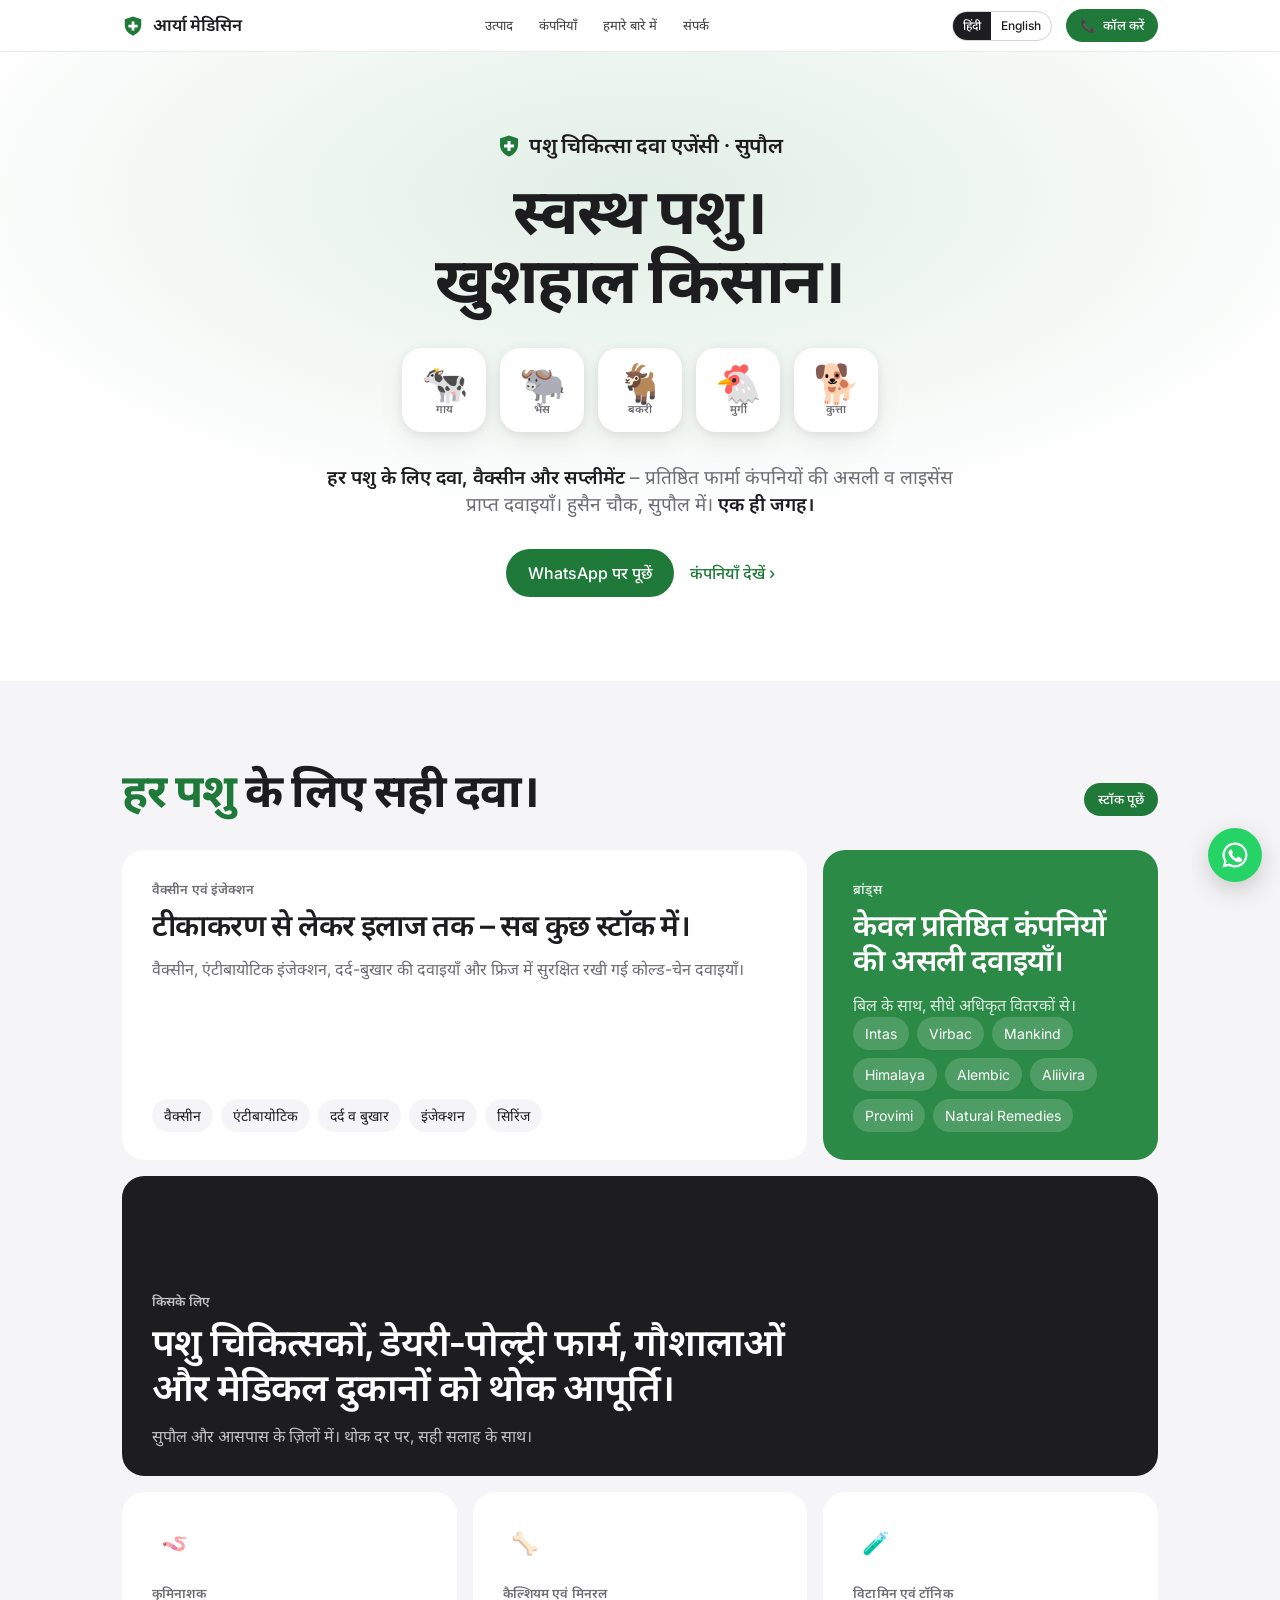
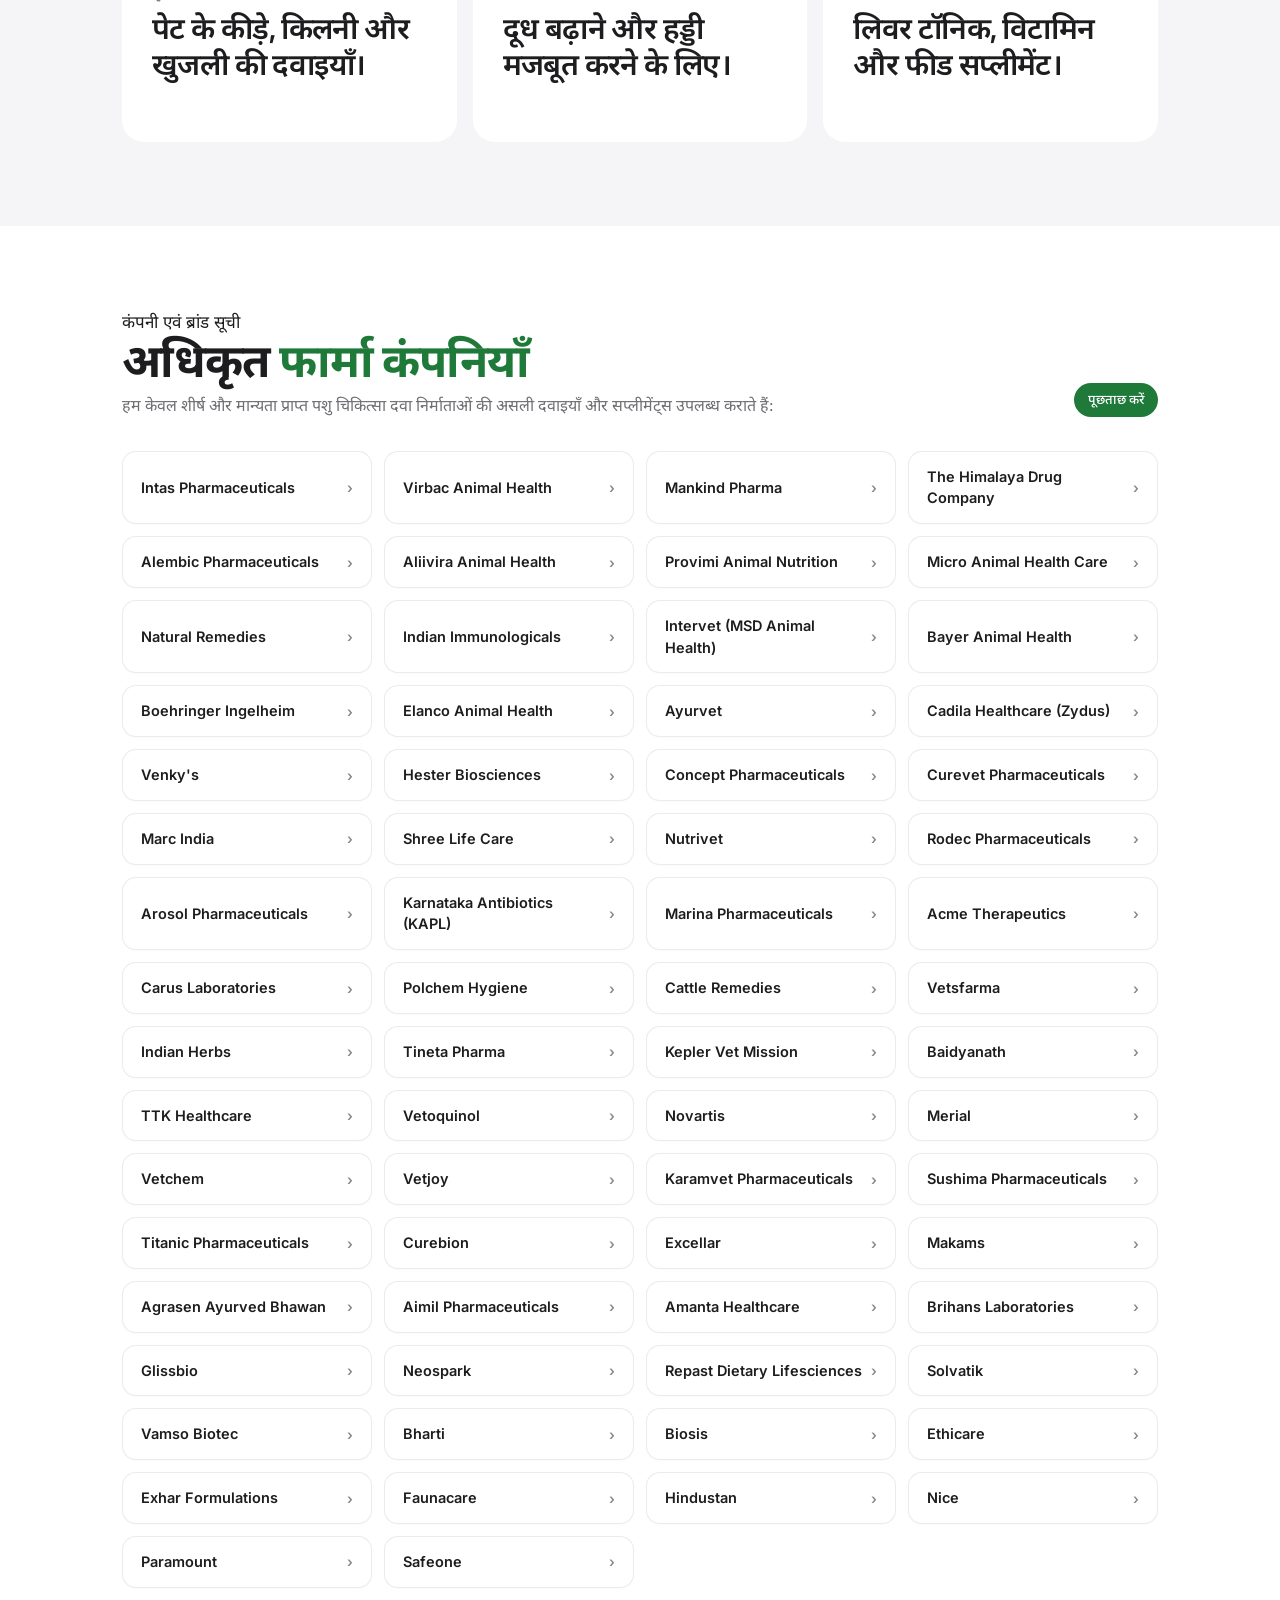
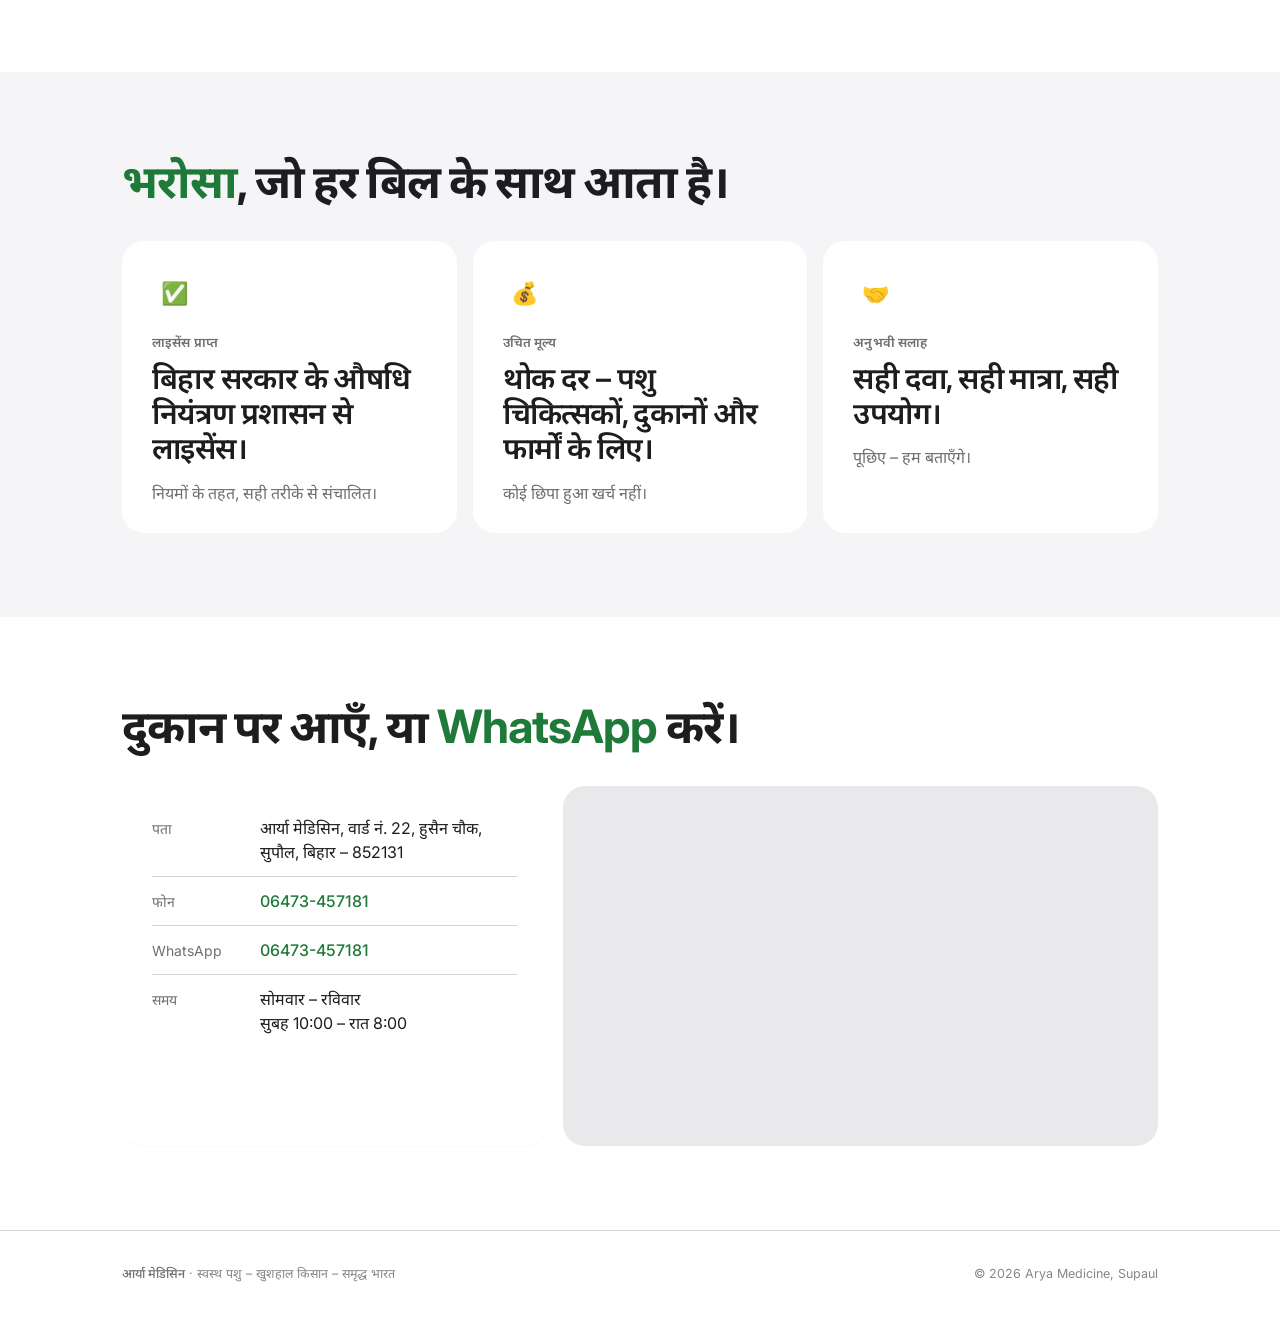
<file: index.html>
<!DOCTYPE html>
<html lang="hi">
<head>
<meta charset="UTF-8">
<meta name="viewport" content="width=device-width, initial-scale=1">
<title>आर्या मेडिसिन – पशु चिकित्सा दवा एजेंसी, सुपौल, बिहार</title>
<meta name="description" content="आर्या मेडिसिन, हुसैन चौक, सुपौल (बिहार) – Intas, Virbac, Mankind, Himalaya, Alembic, Aliivira सहित 80+ प्रमुख कंपनियों की पशु दवाइयाँ, वैक्सीन, इंजेक्शन, बोलस, कैल्शियम व सप्लीमेंट्स की अधिकृत थोक एजेंसी। Intacef, Albomar, Agrimin Forte, Bandykind, Melonex, Tribivet, Liv.52 उपलब्ध।">
<meta name="keywords" content="आर्या मेडिसिन, पशु चिकित्सा दवा एजेंसी सुपौल, veterinary medicine wholesale Supaul Bihar, Intas veterinary medicine, Virbac Albomar Agrimin Forte, Mankind Bandykind Bovikind, Himalaya Himax Liv52, Intacef injection, Melonex, Tribivet, Tonophosphan, पशु दवा थोक विक्रेता सुपौल, cattle medicine distributor Bihar">
<link rel="canonical" href="https://aryamedicine.in/">
<link rel="alternate" hreflang="hi" href="https://aryamedicine.in/">
<link rel="alternate" hreflang="en" href="https://aryamedicine.in/en/">
<link rel="alternate" hreflang="x-default" href="https://aryamedicine.in/">
<meta property="og:title" content="आर्या मेडिसिन – पशु चिकित्सा दवा एजेंसी, सुपौल">
<meta property="og:description" content="सुपौल, बिहार में पशु दवाइयों की लाइसेंस प्राप्त थोक एजेंसी। Intas, Virbac, Mankind, Himalaya सहित सभी शीर्ष ब्रांड्स उपलब्ध।">
<meta property="og:type" content="website">
<meta property="og:url" content="https://aryamedicine.in/">
<meta property="og:locale" content="hi_IN">
<meta property="og:image" content="https://aryamedicine.in/assets/cover.png">
<meta property="og:image:width" content="2048">
<meta property="og:image:height" content="1152">
<link rel="preconnect" href="https://fonts.googleapis.com">
<link rel="preconnect" href="https://fonts.gstatic.com" crossorigin>
<link href="https://fonts.googleapis.com/css2?family=Inter:wght@400;500;600;700&family=Noto+Sans+Devanagari:wght@400;500;600;700&display=swap" rel="stylesheet">
<link rel="stylesheet" href="style.css">
<script type="application/ld+json">
{
  "@context": "https://schema.org",
  "@type": ["WholesaleStore", "MedicalBusiness"],
  "@id": "https://aryamedicine.in/#business",
  "name": "Arya Medicine",
  "alternateName": "आर्या मेडिसिन",
  "description": "Licensed veterinary medicine wholesale agency in Supaul, Bihar. Genuine medicines, vaccines, dewormers, antibiotic injections, bolus and supplements from leading pharmaceutical companies.",
  "url": "https://aryamedicine.in/",
  "telephone": "+91-6473-457181",
  "address": {
    "@type": "PostalAddress",
    "streetAddress": "Ward No-22, Husain Chowk",
    "addressLocality": "Supaul",
    "addressRegion": "Bihar",
    "postalCode": "852131",
    "addressCountry": "IN"
  },
  "geo": { "@type": "GeoCoordinates", "latitude": 26.1260, "longitude": 86.6050 },
  "openingHoursSpecification": [{
    "@type": "OpeningHoursSpecification",
    "dayOfWeek": ["Monday","Tuesday","Wednesday","Thursday","Friday","Saturday","Sunday"],
    "opens": "09:00", "closes": "20:00"
  }],
  "areaServed": [
    { "@type": "AdministrativeArea", "name": "Supaul District, Bihar" },
    { "@type": "AdministrativeArea", "name": "Saharsa District, Bihar" },
    { "@type": "AdministrativeArea", "name": "Madhepura District, Bihar" },
    { "@type": "City", "name": "Supaul" }
  ],
  "knowsAbout": [
    "Veterinary medicines wholesale Supaul",
    "Intas Animal Health (Intacef, Melonex, Tribivet, Anistamin)",
    "Virbac Animal Health (Albomar, Agrimin Forte, Ostovet)",
    "Mankind Pharma (Bandykind Plus, Bovikind, Nurokind)",
    "The Himalaya Drug Company (Himax, Liv.52, Digyton, Erina)",
    "Alembic Pharmaceuticals (Moxel, Sharkoferrol, Ascal)",
    "Intervet MSD (Tonophosphan, Berenil)",
    "Veterinary injections, bolus, syrups, vaccines, calcium and feed supplements"
  ],
  "brand": [{"@type": "Brand", "name": "Intas Pharmaceuticals"}, {"@type": "Brand", "name": "Virbac Animal Health"}, {"@type": "Brand", "name": "Mankind Pharma"}, {"@type": "Brand", "name": "The Himalaya Drug Company"}, {"@type": "Brand", "name": "Alembic Pharmaceuticals"}, {"@type": "Brand", "name": "Aliivira Animal Health"}, {"@type": "Brand", "name": "Provimi Animal Nutrition"}, {"@type": "Brand", "name": "Micro Animal Health Care"}, {"@type": "Brand", "name": "Natural Remedies"}, {"@type": "Brand", "name": "Indian Immunologicals"}, {"@type": "Brand", "name": "Intervet (MSD Animal Health)"}, {"@type": "Brand", "name": "Bayer Animal Health"}, {"@type": "Brand", "name": "Boehringer Ingelheim"}, {"@type": "Brand", "name": "Elanco Animal Health"}, {"@type": "Brand", "name": "Ayurvet"}, {"@type": "Brand", "name": "Cadila Healthcare (Zydus)"}, {"@type": "Brand", "name": "Venky's"}, {"@type": "Brand", "name": "Hester Biosciences"}, {"@type": "Brand", "name": "Concept Pharmaceuticals"}, {"@type": "Brand", "name": "Curevet Pharmaceuticals"}, {"@type": "Brand", "name": "Marc India"}, {"@type": "Brand", "name": "Shree Life Care"}, {"@type": "Brand", "name": "Nutrivet"}, {"@type": "Brand", "name": "Rodec Pharmaceuticals"}, {"@type": "Brand", "name": "Arosol Pharmaceuticals"}, {"@type": "Brand", "name": "Karnataka Antibiotics (KAPL)"}, {"@type": "Brand", "name": "Marina Pharmaceuticals"}, {"@type": "Brand", "name": "Acme Therapeutics"}, {"@type": "Brand", "name": "Carus Laboratories"}, {"@type": "Brand", "name": "Polchem Hygiene"}],
  "hasOfferCatalog": {"@type": "OfferCatalog", "name": "Arya Medicine Veterinary Pharmaceutical Catalog", "itemListElement": [{"@type": "OfferCatalog", "name": "Antibiotic & Therapeutic Injections", "itemListElement": [{"@type": "Product", "name": "Intacef (Ceftriaxone)"}, {"@type": "Product", "name": "Intacef Tazo"}, {"@type": "Product", "name": "Melonex Plus Injection"}, {"@type": "Product", "name": "Tribivet"}, {"@type": "Product", "name": "Anistamin"}, {"@type": "Product", "name": "Bactivon Tazo"}, {"@type": "Product", "name": "Albomar Suspension"}, {"@type": "Product", "name": "Agrimin Forte Mineral Mixture"}, {"@type": "Product", "name": "Ostovet Forte"}, {"@type": "Product", "name": "Canitone"}]}, {"@type": "OfferCatalog", "name": "Veterinary Dewormers & Boluses", "itemListElement": [{"@type": "Product", "name": "Vitablend AD3"}, {"@type": "Product", "name": "Bandykind Plus (Albendazole & Ivermectin)"}, {"@type": "Product", "name": "Bovikind Bolus"}, {"@type": "Product", "name": "Nurokind Vet"}, {"@type": "Product", "name": "Moxikind Force"}, {"@type": "Product", "name": "Himax Ointment"}, {"@type": "Product", "name": "Liv.52 Protec Liquid"}, {"@type": "Product", "name": "Digyton Drops"}, {"@type": "Product", "name": "Erina EP Shampoo"}, {"@type": "Product", "name": "Scavon Spray"}]}, {"@type": "OfferCatalog", "name": "Calcium, Feed Supplements & Topicals", "itemListElement": [{"@type": "Product", "name": "Galactin Bolus"}, {"@type": "Product", "name": "Sharkoferrol"}, {"@type": "Product", "name": "Moxel Forte"}, {"@type": "Product", "name": "Ascal FS"}, {"@type": "Product", "name": "Steclin Bolus"}, {"@type": "Product", "name": "Tonophosphan Injection"}, {"@type": "Product", "name": "Berenil"}, {"@type": "Product", "name": "Cerviprost"}, {"@type": "Product", "name": "Bovilis Vaccines"}, {"@type": "Product", "name": "Raksha FMD Vaccine"}, {"@type": "Product", "name": "Citar Dewormer"}, {"@type": "Product", "name": "Calme Gel"}, {"@type": "Product", "name": "Conmectin Injection"}, {"@type": "Product", "name": "Livomarc Syrup"}, {"@type": "Product", "name": "M-Lorex Cream"}, {"@type": "Product", "name": "Marcodex"}, {"@type": "Product", "name": "Marcoflox"}, {"@type": "Product", "name": "Marcogenta"}, {"@type": "Product", "name": "Belamyl"}, {"@type": "Product", "name": "Brotone"}, {"@type": "Product", "name": "Calup Gel"}]}]}
}
</script>
</head>
<body>
<header class="nav"><div class="wrap">
  <a class="brand" href="./"><svg viewBox="0 0 48 48" aria-hidden="true"><path d="M24 3l18 6v13c0 11-8 19-18 23C14 41 6 33 6 22V9z" fill="#1f7a3a"/><path d="M21 14h6v7h7v6h-7v7h-6v-7h-7v-6h7z" fill="#fff"/></svg>आर्या मेडिसिन</a>
  <nav class="links"><a href="#products">उत्पाद</a><a href="#brands">कंपनियाँ</a><a href="#about">हमारे बारे में</a><a href="#contact">संपर्क</a></nav>
  <div class="navr"><div class="lang" aria-label="भाषा चुनें"><span>हिंदी</span><a href="en/" hreflang="en" lang="en">English</a></div><a class="pill" href="tel:06473457181">📞 <span>कॉल करें</span></a></div>
</div></header>

<section class="hero"><div class="wrap">
  <div class="eyebrow"><svg viewBox="0 0 48 48" aria-hidden="true"><path d="M24 3l18 6v13c0 11-8 19-18 23C14 41 6 33 6 22V9z" fill="#1f7a3a"/><path d="M21 14h6v7h7v6h-7v7h-6v-7h-7v-6h7z" fill="#fff"/></svg>पशु चिकित्सा दवा एजेंसी · सुपौल</div>
  <h1>स्वस्थ पशु।<br>खुशहाल किसान।</h1>
  <div class="tiles">
    <div class="tile">🐄<small>गाय</small></div><div class="tile">🐃<small>भैंस</small></div><div class="tile">🐐<small>बकरी</small></div><div class="tile">🐔<small>मुर्गी</small></div><div class="tile">🐕<small>कुत्ता</small></div>
  </div>
  <p class="lead"><b>हर पशु के लिए दवा, वैक्सीन और सप्लीमेंट</b> – प्रतिष्ठित फार्मा कंपनियों की असली व लाइसेंस प्राप्त दवाइयाँ। हुसैन चौक, सुपौल में। <b>एक ही जगह।</b></p>
  <div class="ctas"><a class="pill lg" href="https://wa.me/916473457181?text=नमस्ते%2C%20मुझे%20दवाई%20की%20जानकारी%20चाहिए">WhatsApp पर पूछें</a><a class="tlink" href="#brands">कंपनियाँ देखें</a></div>
</div></section>

<section class="sec alt" id="products"><div class="wrap">
  <div class="shead"><h2><em>हर पशु</em> के लिए सही दवा।</h2><a class="pill" href="https://wa.me/916473457181">स्टॉक पूछें</a></div>
  <div class="bento">
    <div class="card c8"><div class="k">वैक्सीन एवं इंजेक्शन</div><h3>टीकाकरण से लेकर इलाज तक – सब कुछ स्टॉक में।</h3><p>वैक्सीन, एंटीबायोटिक इंजेक्शन, दर्द-बुखार की दवाइयाँ और फ्रिज में सुरक्षित रखी गई कोल्ड-चेन दवाइयाँ।</p><ul><li>वैक्सीन</li><li>एंटीबायोटिक</li><li>दर्द व बुखार</li><li>इंजेक्शन</li><li>सिरिंज</li></ul></div>
    <div class="card c4 green"><div class="k">ब्रांड्स</div><h3>केवल प्रतिष्ठित कंपनियों की असली दवाइयाँ।</h3><p>बिल के साथ, सीधे अधिकृत वितरकों से।</p><ul><li>Intas</li><li>Virbac</li><li>Mankind</li><li>Himalaya</li><li>Alembic</li><li>Aliivira</li><li>Provimi</li><li>Natural Remedies</li></ul></div>
    <div class="card c12 dark"><div class="k">किसके लिए</div><h3>पशु चिकित्सकों, डेयरी-पोल्ट्री फार्म, गौशालाओं और मेडिकल दुकानों को थोक आपूर्ति।</h3><p>सुपौल और आसपास के ज़िलों में। थोक दर पर, सही सलाह के साथ।</p></div>
    <div class="card c4"><div class="ico">🪱</div><div class="k">कृमिनाशक</div><h3>पेट के कीड़े, किलनी और खुजली की दवाइयाँ।</h3></div>
    <div class="card c4"><div class="ico">🦴</div><div class="k">कैल्शियम एवं मिनरल</div><h3>दूध बढ़ाने और हड्डी मजबूत करने के लिए।</h3></div>
    <div class="card c4"><div class="ico">🧪</div><div class="k">विटामिन एवं टॉनिक</div><h3>लिवर टॉनिक, विटामिन और फीड सप्लीमेंट।</h3></div>
  </div>
</div></section>

<section class="sec" id="brands"><div class="wrap">
  <div class="shead">
    <div>
      <div class="k">कंपनी एवं ब्रांड सूची</div>
      <h2>अधिकृत <em>फार्मा कंपनियाँ</em></h2>
      <p class="brand-lead">हम केवल शीर्ष और मान्यता प्राप्त पशु चिकित्सा दवा निर्माताओं की असली दवाइयाँ और सप्लीमेंट्स उपलब्ध कराते हैं:</p>
    </div>
    <a class="pill" href="https://wa.me/916473457181?text=नमस्ते%2C%20मुझे%20ब्रांड्स%20की%20जानकारी%20चाहिए">पूछताछ करें</a>
  </div>
  <div class="brand-grid">
    <a class="brand-chip" href="https://wa.me/916473457181?text=नमस्ते Arya Medicine, मुझे Intas Pharmaceuticals की दवाइयों की जानकारी चाहिए।" target="_blank" rel="noopener"><span>Intas Pharmaceuticals</span><span class="b-arrow">›</span></a>
    <a class="brand-chip" href="https://wa.me/916473457181?text=नमस्ते Arya Medicine, मुझे Virbac Animal Health की दवाइयों की जानकारी चाहिए।" target="_blank" rel="noopener"><span>Virbac Animal Health</span><span class="b-arrow">›</span></a>
    <a class="brand-chip" href="https://wa.me/916473457181?text=नमस्ते Arya Medicine, मुझे Mankind Pharma की दवाइयों की जानकारी चाहिए।" target="_blank" rel="noopener"><span>Mankind Pharma</span><span class="b-arrow">›</span></a>
    <a class="brand-chip" href="https://wa.me/916473457181?text=नमस्ते Arya Medicine, मुझे The Himalaya Drug Company की दवाइयों की जानकारी चाहिए।" target="_blank" rel="noopener"><span>The Himalaya Drug Company</span><span class="b-arrow">›</span></a>
    <a class="brand-chip" href="https://wa.me/916473457181?text=नमस्ते Arya Medicine, मुझे Alembic Pharmaceuticals की दवाइयों की जानकारी चाहिए।" target="_blank" rel="noopener"><span>Alembic Pharmaceuticals</span><span class="b-arrow">›</span></a>
    <a class="brand-chip" href="https://wa.me/916473457181?text=नमस्ते Arya Medicine, मुझे Aliivira Animal Health की दवाइयों की जानकारी चाहिए।" target="_blank" rel="noopener"><span>Aliivira Animal Health</span><span class="b-arrow">›</span></a>
    <a class="brand-chip" href="https://wa.me/916473457181?text=नमस्ते Arya Medicine, मुझे Provimi Animal Nutrition की दवाइयों की जानकारी चाहिए।" target="_blank" rel="noopener"><span>Provimi Animal Nutrition</span><span class="b-arrow">›</span></a>
    <a class="brand-chip" href="https://wa.me/916473457181?text=नमस्ते Arya Medicine, मुझे Micro Animal Health Care की दवाइयों की जानकारी चाहिए।" target="_blank" rel="noopener"><span>Micro Animal Health Care</span><span class="b-arrow">›</span></a>
    <a class="brand-chip" href="https://wa.me/916473457181?text=नमस्ते Arya Medicine, मुझे Natural Remedies की दवाइयों की जानकारी चाहिए।" target="_blank" rel="noopener"><span>Natural Remedies</span><span class="b-arrow">›</span></a>
    <a class="brand-chip" href="https://wa.me/916473457181?text=नमस्ते Arya Medicine, मुझे Indian Immunologicals की दवाइयों की जानकारी चाहिए।" target="_blank" rel="noopener"><span>Indian Immunologicals</span><span class="b-arrow">›</span></a>
    <a class="brand-chip" href="https://wa.me/916473457181?text=नमस्ते Arya Medicine, मुझे Intervet (MSD Animal Health) की दवाइयों की जानकारी चाहिए।" target="_blank" rel="noopener"><span>Intervet (MSD Animal Health)</span><span class="b-arrow">›</span></a>
    <a class="brand-chip" href="https://wa.me/916473457181?text=नमस्ते Arya Medicine, मुझे Bayer Animal Health की दवाइयों की जानकारी चाहिए।" target="_blank" rel="noopener"><span>Bayer Animal Health</span><span class="b-arrow">›</span></a>
    <a class="brand-chip" href="https://wa.me/916473457181?text=नमस्ते Arya Medicine, मुझे Boehringer Ingelheim की दवाइयों की जानकारी चाहिए।" target="_blank" rel="noopener"><span>Boehringer Ingelheim</span><span class="b-arrow">›</span></a>
    <a class="brand-chip" href="https://wa.me/916473457181?text=नमस्ते Arya Medicine, मुझे Elanco Animal Health की दवाइयों की जानकारी चाहिए।" target="_blank" rel="noopener"><span>Elanco Animal Health</span><span class="b-arrow">›</span></a>
    <a class="brand-chip" href="https://wa.me/916473457181?text=नमस्ते Arya Medicine, मुझे Ayurvet की दवाइयों की जानकारी चाहिए।" target="_blank" rel="noopener"><span>Ayurvet</span><span class="b-arrow">›</span></a>
    <a class="brand-chip" href="https://wa.me/916473457181?text=नमस्ते Arya Medicine, मुझे Cadila Healthcare (Zydus) की दवाइयों की जानकारी चाहिए।" target="_blank" rel="noopener"><span>Cadila Healthcare (Zydus)</span><span class="b-arrow">›</span></a>
    <a class="brand-chip" href="https://wa.me/916473457181?text=नमस्ते Arya Medicine, मुझे Venky&#x27;s की दवाइयों की जानकारी चाहिए।" target="_blank" rel="noopener"><span>Venky&#x27;s</span><span class="b-arrow">›</span></a>
    <a class="brand-chip" href="https://wa.me/916473457181?text=नमस्ते Arya Medicine, मुझे Hester Biosciences की दवाइयों की जानकारी चाहिए।" target="_blank" rel="noopener"><span>Hester Biosciences</span><span class="b-arrow">›</span></a>
    <a class="brand-chip" href="https://wa.me/916473457181?text=नमस्ते Arya Medicine, मुझे Concept Pharmaceuticals की दवाइयों की जानकारी चाहिए।" target="_blank" rel="noopener"><span>Concept Pharmaceuticals</span><span class="b-arrow">›</span></a>
    <a class="brand-chip" href="https://wa.me/916473457181?text=नमस्ते Arya Medicine, मुझे Curevet Pharmaceuticals की दवाइयों की जानकारी चाहिए।" target="_blank" rel="noopener"><span>Curevet Pharmaceuticals</span><span class="b-arrow">›</span></a>
    <a class="brand-chip" href="https://wa.me/916473457181?text=नमस्ते Arya Medicine, मुझे Marc India की दवाइयों की जानकारी चाहिए।" target="_blank" rel="noopener"><span>Marc India</span><span class="b-arrow">›</span></a>
    <a class="brand-chip" href="https://wa.me/916473457181?text=नमस्ते Arya Medicine, मुझे Shree Life Care की दवाइयों की जानकारी चाहिए।" target="_blank" rel="noopener"><span>Shree Life Care</span><span class="b-arrow">›</span></a>
    <a class="brand-chip" href="https://wa.me/916473457181?text=नमस्ते Arya Medicine, मुझे Nutrivet की दवाइयों की जानकारी चाहिए।" target="_blank" rel="noopener"><span>Nutrivet</span><span class="b-arrow">›</span></a>
    <a class="brand-chip" href="https://wa.me/916473457181?text=नमस्ते Arya Medicine, मुझे Rodec Pharmaceuticals की दवाइयों की जानकारी चाहिए।" target="_blank" rel="noopener"><span>Rodec Pharmaceuticals</span><span class="b-arrow">›</span></a>
    <a class="brand-chip" href="https://wa.me/916473457181?text=नमस्ते Arya Medicine, मुझे Arosol Pharmaceuticals की दवाइयों की जानकारी चाहिए।" target="_blank" rel="noopener"><span>Arosol Pharmaceuticals</span><span class="b-arrow">›</span></a>
    <a class="brand-chip" href="https://wa.me/916473457181?text=नमस्ते Arya Medicine, मुझे Karnataka Antibiotics (KAPL) की दवाइयों की जानकारी चाहिए।" target="_blank" rel="noopener"><span>Karnataka Antibiotics (KAPL)</span><span class="b-arrow">›</span></a>
    <a class="brand-chip" href="https://wa.me/916473457181?text=नमस्ते Arya Medicine, मुझे Marina Pharmaceuticals की दवाइयों की जानकारी चाहिए।" target="_blank" rel="noopener"><span>Marina Pharmaceuticals</span><span class="b-arrow">›</span></a>
    <a class="brand-chip" href="https://wa.me/916473457181?text=नमस्ते Arya Medicine, मुझे Acme Therapeutics की दवाइयों की जानकारी चाहिए।" target="_blank" rel="noopener"><span>Acme Therapeutics</span><span class="b-arrow">›</span></a>
    <a class="brand-chip" href="https://wa.me/916473457181?text=नमस्ते Arya Medicine, मुझे Carus Laboratories की दवाइयों की जानकारी चाहिए।" target="_blank" rel="noopener"><span>Carus Laboratories</span><span class="b-arrow">›</span></a>
    <a class="brand-chip" href="https://wa.me/916473457181?text=नमस्ते Arya Medicine, मुझे Polchem Hygiene की दवाइयों की जानकारी चाहिए।" target="_blank" rel="noopener"><span>Polchem Hygiene</span><span class="b-arrow">›</span></a>
    <a class="brand-chip" href="https://wa.me/916473457181?text=नमस्ते Arya Medicine, मुझे Cattle Remedies की दवाइयों की जानकारी चाहिए।" target="_blank" rel="noopener"><span>Cattle Remedies</span><span class="b-arrow">›</span></a>
    <a class="brand-chip" href="https://wa.me/916473457181?text=नमस्ते Arya Medicine, मुझे Vetsfarma की दवाइयों की जानकारी चाहिए।" target="_blank" rel="noopener"><span>Vetsfarma</span><span class="b-arrow">›</span></a>
    <a class="brand-chip" href="https://wa.me/916473457181?text=नमस्ते Arya Medicine, मुझे Indian Herbs की दवाइयों की जानकारी चाहिए।" target="_blank" rel="noopener"><span>Indian Herbs</span><span class="b-arrow">›</span></a>
    <a class="brand-chip" href="https://wa.me/916473457181?text=नमस्ते Arya Medicine, मुझे Tineta Pharma की दवाइयों की जानकारी चाहिए।" target="_blank" rel="noopener"><span>Tineta Pharma</span><span class="b-arrow">›</span></a>
    <a class="brand-chip" href="https://wa.me/916473457181?text=नमस्ते Arya Medicine, मुझे Kepler Vet Mission की दवाइयों की जानकारी चाहिए।" target="_blank" rel="noopener"><span>Kepler Vet Mission</span><span class="b-arrow">›</span></a>
    <a class="brand-chip" href="https://wa.me/916473457181?text=नमस्ते Arya Medicine, मुझे Baidyanath की दवाइयों की जानकारी चाहिए।" target="_blank" rel="noopener"><span>Baidyanath</span><span class="b-arrow">›</span></a>
    <a class="brand-chip" href="https://wa.me/916473457181?text=नमस्ते Arya Medicine, मुझे TTK Healthcare की दवाइयों की जानकारी चाहिए।" target="_blank" rel="noopener"><span>TTK Healthcare</span><span class="b-arrow">›</span></a>
    <a class="brand-chip" href="https://wa.me/916473457181?text=नमस्ते Arya Medicine, मुझे Vetoquinol की दवाइयों की जानकारी चाहिए।" target="_blank" rel="noopener"><span>Vetoquinol</span><span class="b-arrow">›</span></a>
    <a class="brand-chip" href="https://wa.me/916473457181?text=नमस्ते Arya Medicine, मुझे Novartis की दवाइयों की जानकारी चाहिए।" target="_blank" rel="noopener"><span>Novartis</span><span class="b-arrow">›</span></a>
    <a class="brand-chip" href="https://wa.me/916473457181?text=नमस्ते Arya Medicine, मुझे Merial की दवाइयों की जानकारी चाहिए।" target="_blank" rel="noopener"><span>Merial</span><span class="b-arrow">›</span></a>
    <a class="brand-chip" href="https://wa.me/916473457181?text=नमस्ते Arya Medicine, मुझे Vetchem की दवाइयों की जानकारी चाहिए।" target="_blank" rel="noopener"><span>Vetchem</span><span class="b-arrow">›</span></a>
    <a class="brand-chip" href="https://wa.me/916473457181?text=नमस्ते Arya Medicine, मुझे Vetjoy की दवाइयों की जानकारी चाहिए।" target="_blank" rel="noopener"><span>Vetjoy</span><span class="b-arrow">›</span></a>
    <a class="brand-chip" href="https://wa.me/916473457181?text=नमस्ते Arya Medicine, मुझे Karamvet Pharmaceuticals की दवाइयों की जानकारी चाहिए।" target="_blank" rel="noopener"><span>Karamvet Pharmaceuticals</span><span class="b-arrow">›</span></a>
    <a class="brand-chip" href="https://wa.me/916473457181?text=नमस्ते Arya Medicine, मुझे Sushima Pharmaceuticals की दवाइयों की जानकारी चाहिए।" target="_blank" rel="noopener"><span>Sushima Pharmaceuticals</span><span class="b-arrow">›</span></a>
    <a class="brand-chip" href="https://wa.me/916473457181?text=नमस्ते Arya Medicine, मुझे Titanic Pharmaceuticals की दवाइयों की जानकारी चाहिए।" target="_blank" rel="noopener"><span>Titanic Pharmaceuticals</span><span class="b-arrow">›</span></a>
    <a class="brand-chip" href="https://wa.me/916473457181?text=नमस्ते Arya Medicine, मुझे Curebion की दवाइयों की जानकारी चाहिए।" target="_blank" rel="noopener"><span>Curebion</span><span class="b-arrow">›</span></a>
    <a class="brand-chip" href="https://wa.me/916473457181?text=नमस्ते Arya Medicine, मुझे Excellar की दवाइयों की जानकारी चाहिए।" target="_blank" rel="noopener"><span>Excellar</span><span class="b-arrow">›</span></a>
    <a class="brand-chip" href="https://wa.me/916473457181?text=नमस्ते Arya Medicine, मुझे Makams की दवाइयों की जानकारी चाहिए।" target="_blank" rel="noopener"><span>Makams</span><span class="b-arrow">›</span></a>
    <a class="brand-chip" href="https://wa.me/916473457181?text=नमस्ते Arya Medicine, मुझे Agrasen Ayurved Bhawan की दवाइयों की जानकारी चाहिए।" target="_blank" rel="noopener"><span>Agrasen Ayurved Bhawan</span><span class="b-arrow">›</span></a>
    <a class="brand-chip" href="https://wa.me/916473457181?text=नमस्ते Arya Medicine, मुझे Aimil Pharmaceuticals की दवाइयों की जानकारी चाहिए।" target="_blank" rel="noopener"><span>Aimil Pharmaceuticals</span><span class="b-arrow">›</span></a>
    <a class="brand-chip" href="https://wa.me/916473457181?text=नमस्ते Arya Medicine, मुझे Amanta Healthcare की दवाइयों की जानकारी चाहिए।" target="_blank" rel="noopener"><span>Amanta Healthcare</span><span class="b-arrow">›</span></a>
    <a class="brand-chip" href="https://wa.me/916473457181?text=नमस्ते Arya Medicine, मुझे Brihans Laboratories की दवाइयों की जानकारी चाहिए।" target="_blank" rel="noopener"><span>Brihans Laboratories</span><span class="b-arrow">›</span></a>
    <a class="brand-chip" href="https://wa.me/916473457181?text=नमस्ते Arya Medicine, मुझे Glissbio की दवाइयों की जानकारी चाहिए।" target="_blank" rel="noopener"><span>Glissbio</span><span class="b-arrow">›</span></a>
    <a class="brand-chip" href="https://wa.me/916473457181?text=नमस्ते Arya Medicine, मुझे Neospark की दवाइयों की जानकारी चाहिए।" target="_blank" rel="noopener"><span>Neospark</span><span class="b-arrow">›</span></a>
    <a class="brand-chip" href="https://wa.me/916473457181?text=नमस्ते Arya Medicine, मुझे Repast Dietary Lifesciences की दवाइयों की जानकारी चाहिए।" target="_blank" rel="noopener"><span>Repast Dietary Lifesciences</span><span class="b-arrow">›</span></a>
    <a class="brand-chip" href="https://wa.me/916473457181?text=नमस्ते Arya Medicine, मुझे Solvatik की दवाइयों की जानकारी चाहिए।" target="_blank" rel="noopener"><span>Solvatik</span><span class="b-arrow">›</span></a>
    <a class="brand-chip" href="https://wa.me/916473457181?text=नमस्ते Arya Medicine, मुझे Vamso Biotec की दवाइयों की जानकारी चाहिए।" target="_blank" rel="noopener"><span>Vamso Biotec</span><span class="b-arrow">›</span></a>
    <a class="brand-chip" href="https://wa.me/916473457181?text=नमस्ते Arya Medicine, मुझे Bharti की दवाइयों की जानकारी चाहिए।" target="_blank" rel="noopener"><span>Bharti</span><span class="b-arrow">›</span></a>
    <a class="brand-chip" href="https://wa.me/916473457181?text=नमस्ते Arya Medicine, मुझे Biosis की दवाइयों की जानकारी चाहिए।" target="_blank" rel="noopener"><span>Biosis</span><span class="b-arrow">›</span></a>
    <a class="brand-chip" href="https://wa.me/916473457181?text=नमस्ते Arya Medicine, मुझे Ethicare की दवाइयों की जानकारी चाहिए।" target="_blank" rel="noopener"><span>Ethicare</span><span class="b-arrow">›</span></a>
    <a class="brand-chip" href="https://wa.me/916473457181?text=नमस्ते Arya Medicine, मुझे Exhar Formulations की दवाइयों की जानकारी चाहिए।" target="_blank" rel="noopener"><span>Exhar Formulations</span><span class="b-arrow">›</span></a>
    <a class="brand-chip" href="https://wa.me/916473457181?text=नमस्ते Arya Medicine, मुझे Faunacare की दवाइयों की जानकारी चाहिए।" target="_blank" rel="noopener"><span>Faunacare</span><span class="b-arrow">›</span></a>
    <a class="brand-chip" href="https://wa.me/916473457181?text=नमस्ते Arya Medicine, मुझे Hindustan की दवाइयों की जानकारी चाहिए।" target="_blank" rel="noopener"><span>Hindustan</span><span class="b-arrow">›</span></a>
    <a class="brand-chip" href="https://wa.me/916473457181?text=नमस्ते Arya Medicine, मुझे Nice की दवाइयों की जानकारी चाहिए।" target="_blank" rel="noopener"><span>Nice</span><span class="b-arrow">›</span></a>
    <a class="brand-chip" href="https://wa.me/916473457181?text=नमस्ते Arya Medicine, मुझे Paramount की दवाइयों की जानकारी चाहिए।" target="_blank" rel="noopener"><span>Paramount</span><span class="b-arrow">›</span></a>
    <a class="brand-chip" href="https://wa.me/916473457181?text=नमस्ते Arya Medicine, मुझे Safeone की दवाइयों की जानकारी चाहिए।" target="_blank" rel="noopener"><span>Safeone</span><span class="b-arrow">›</span></a>
  </div>
</div></section>

<section class="sec alt" id="about"><div class="wrap">
  <div class="shead"><h2><em>भरोसा</em>, जो हर बिल के साथ आता है।</h2></div>
  <div class="grid3">
    <div class="card"><div class="ico">✅</div><div class="k">लाइसेंस प्राप्त</div><h3>बिहार सरकार के औषधि नियंत्रण प्रशासन से लाइसेंस।</h3><p>नियमों के तहत, सही तरीके से संचालित।</p></div>
    <div class="card"><div class="ico">💰</div><div class="k">उचित मूल्य</div><h3>थोक दर – पशु चिकित्सकों, दुकानों और फार्मों के लिए।</h3><p>कोई छिपा हुआ खर्च नहीं।</p></div>
    <div class="card"><div class="ico">🤝</div><div class="k">अनुभवी सलाह</div><h3>सही दवा, सही मात्रा, सही उपयोग।</h3><p>पूछिए – हम बताएँगे।</p></div>
  </div>
</div></section>

<section class="sec" id="contact"><div class="wrap">
  <div class="shead"><h2>दुकान पर आएँ, या <em>WhatsApp</em> करें।</h2></div>
  <div class="contact">
    <div class="card"><dl>
      <div><dt>पता</dt><dd>आर्या मेडिसिन, वार्ड नं. 22, हुसैन चौक, सुपौल, बिहार – 852131</dd></div>
      <div><dt>फोन</dt><dd><a href="tel:06473457181">06473-457181</a></dd></div>
      <div><dt>WhatsApp</dt><dd><a href="https://wa.me/916473457181">06473-457181</a></dd></div>
      <div><dt>समय</dt><dd>सोमवार – रविवार<br>सुबह 10:00 – रात 8:00</dd></div>
    </dl></div>
    <iframe class="map" loading="lazy" title="आर्या मेडिसिन का नक्शा" referrerpolicy="no-referrer-when-downgrade" src="https://www.google.com/maps?q=Arya+Medicine,+Husain+Chowk,+Supaul,+Bihar+852131&output=embed"></iframe>
  </div>
</div></section>

<footer><div class="wrap"><div><b>आर्या मेडिसिन</b> · स्वस्थ पशु – खुशहाल किसान – समृद्ध भारत</div><div>© <span id="y"></span> Arya Medicine, Supaul</div></div></footer>
<a class="wa" href="https://wa.me/916473457181" aria-label="WhatsApp पर संदेश भेजें"><svg viewBox="0 0 24 24"><path d="M12 2a10 10 0 0 0-8.6 15.1L2 22l5-1.3A10 10 0 1 0 12 2zm0 18.2a8.2 8.2 0 0 1-4.2-1.2l-.3-.2-3 .8.8-2.9-.2-.3A8.2 8.2 0 1 1 12 20.2zm4.5-6.1c-.2-.1-1.5-.7-1.7-.8s-.4-.1-.6.1-.6.8-.8 1-.3.2-.5.1a6.7 6.7 0 0 1-3.3-2.9c-.3-.4.3-.4.7-1.3.1-.2 0-.3 0-.4l-.8-1.8c-.2-.5-.4-.4-.6-.4h-.5a1 1 0 0 0-.7.3 3 3 0 0 0-.9 2.2 5.2 5.2 0 0 0 1.1 2.8 12 12 0 0 0 4.6 4.1c1.7.7 2.4.8 3.2.7a2.8 2.8 0 0 0 1.8-1.3 2.2 2.2 0 0 0 .2-1.3c-.1-.1-.3-.2-.5-.3z"/></svg></a>
<script>document.getElementById('y').textContent=new Date().getFullYear()</script>
</body>
</html>
</file>
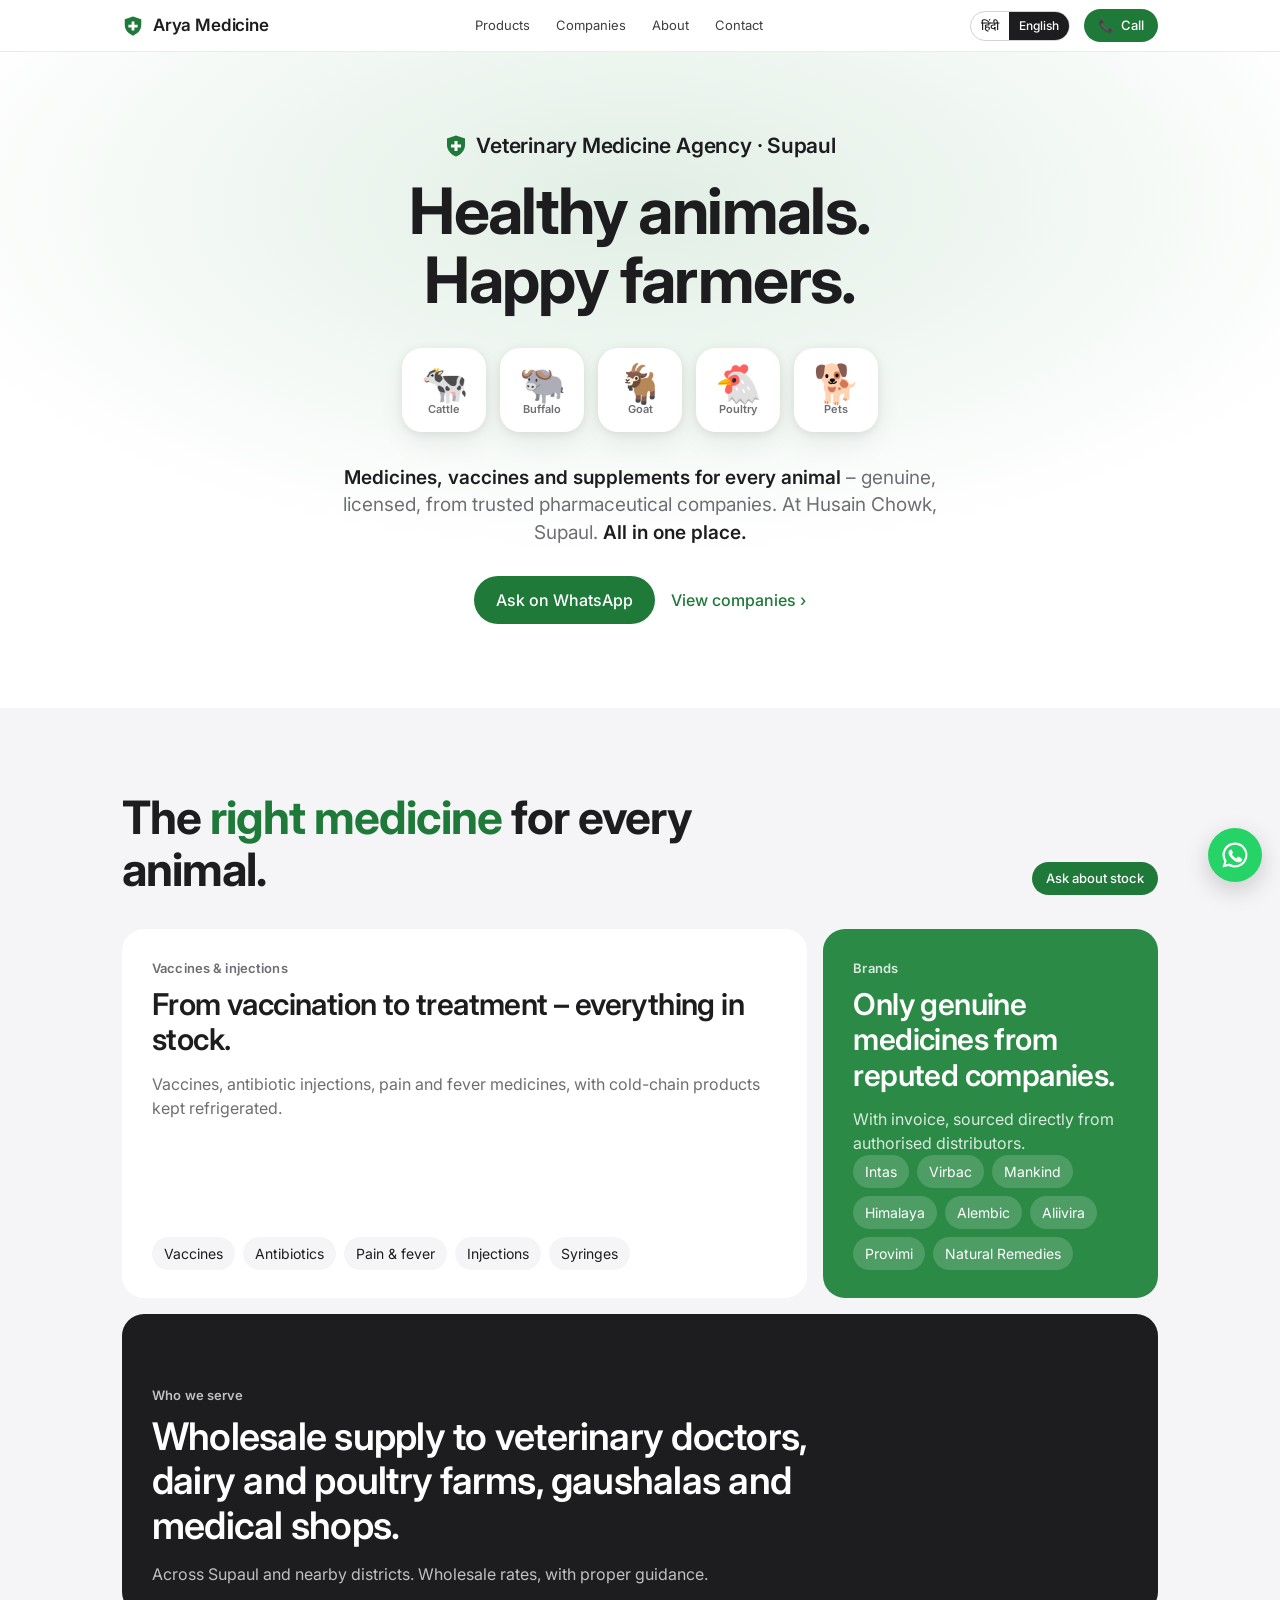
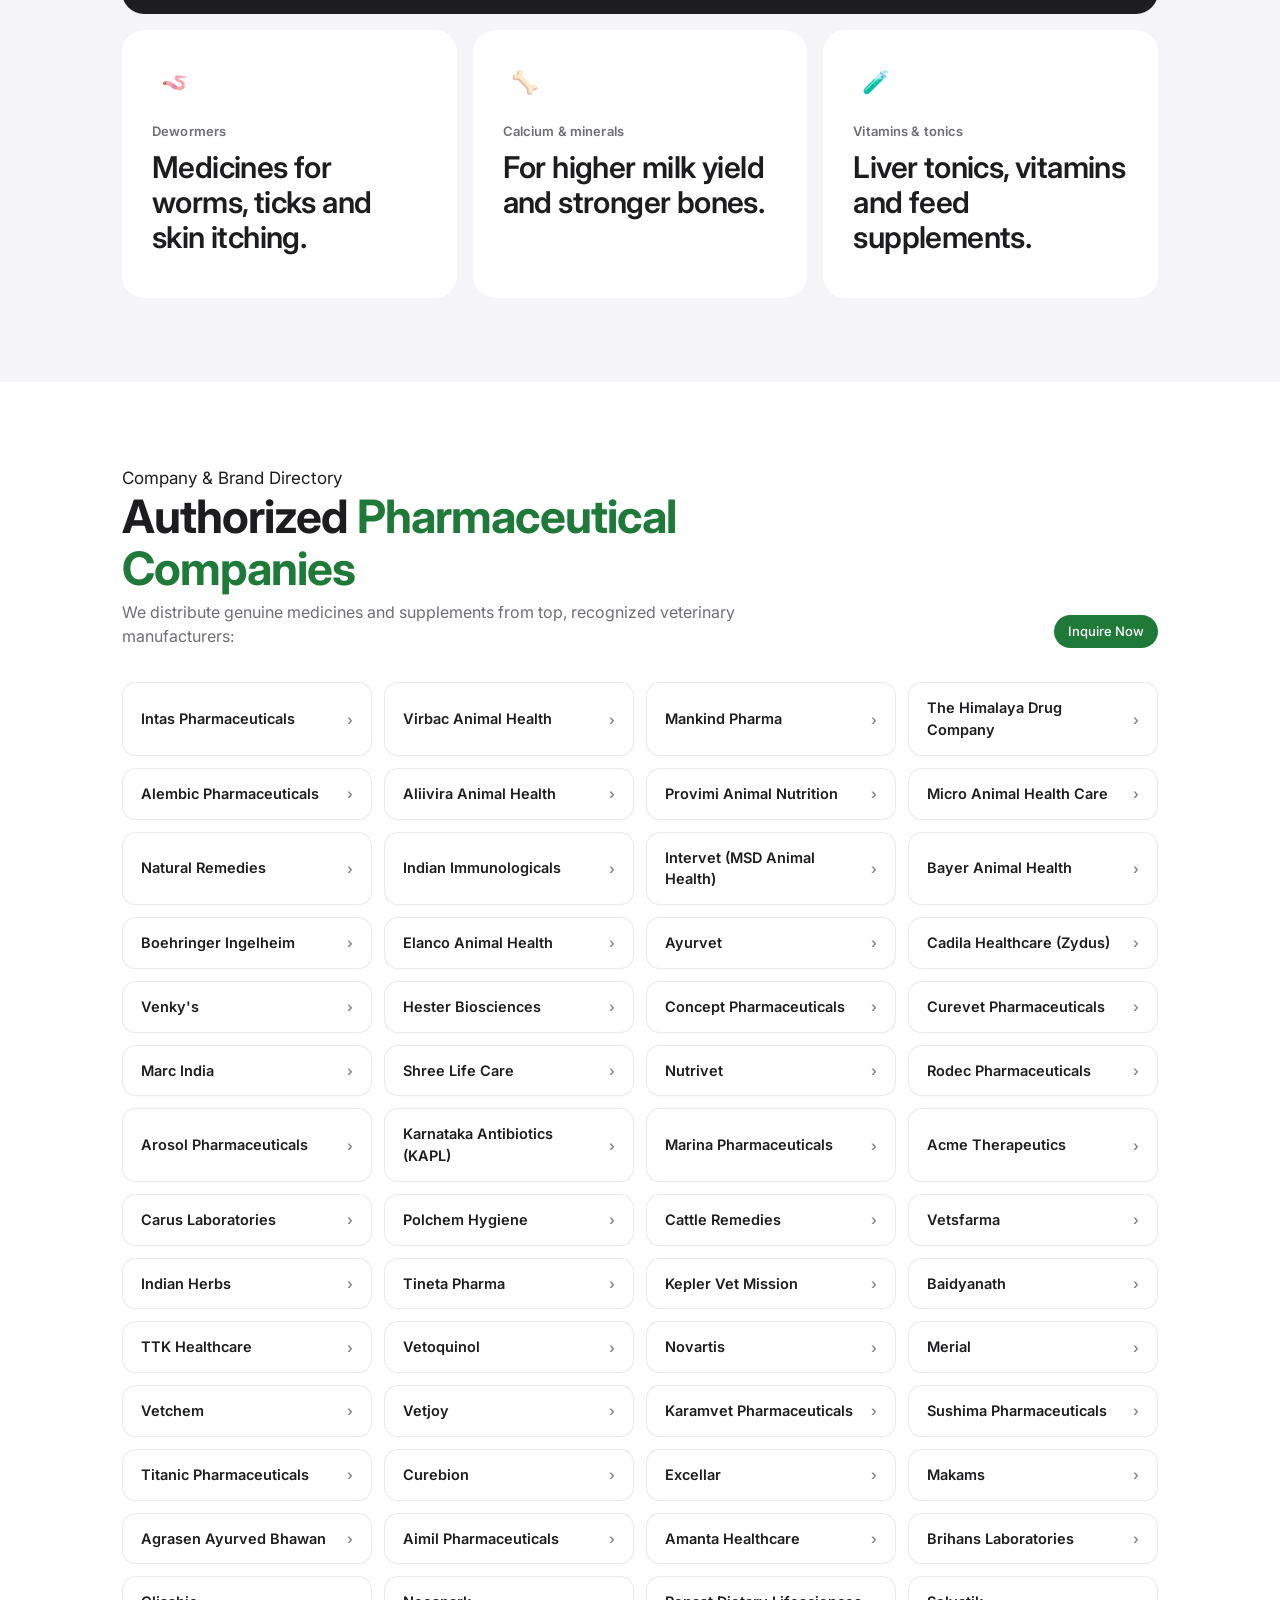
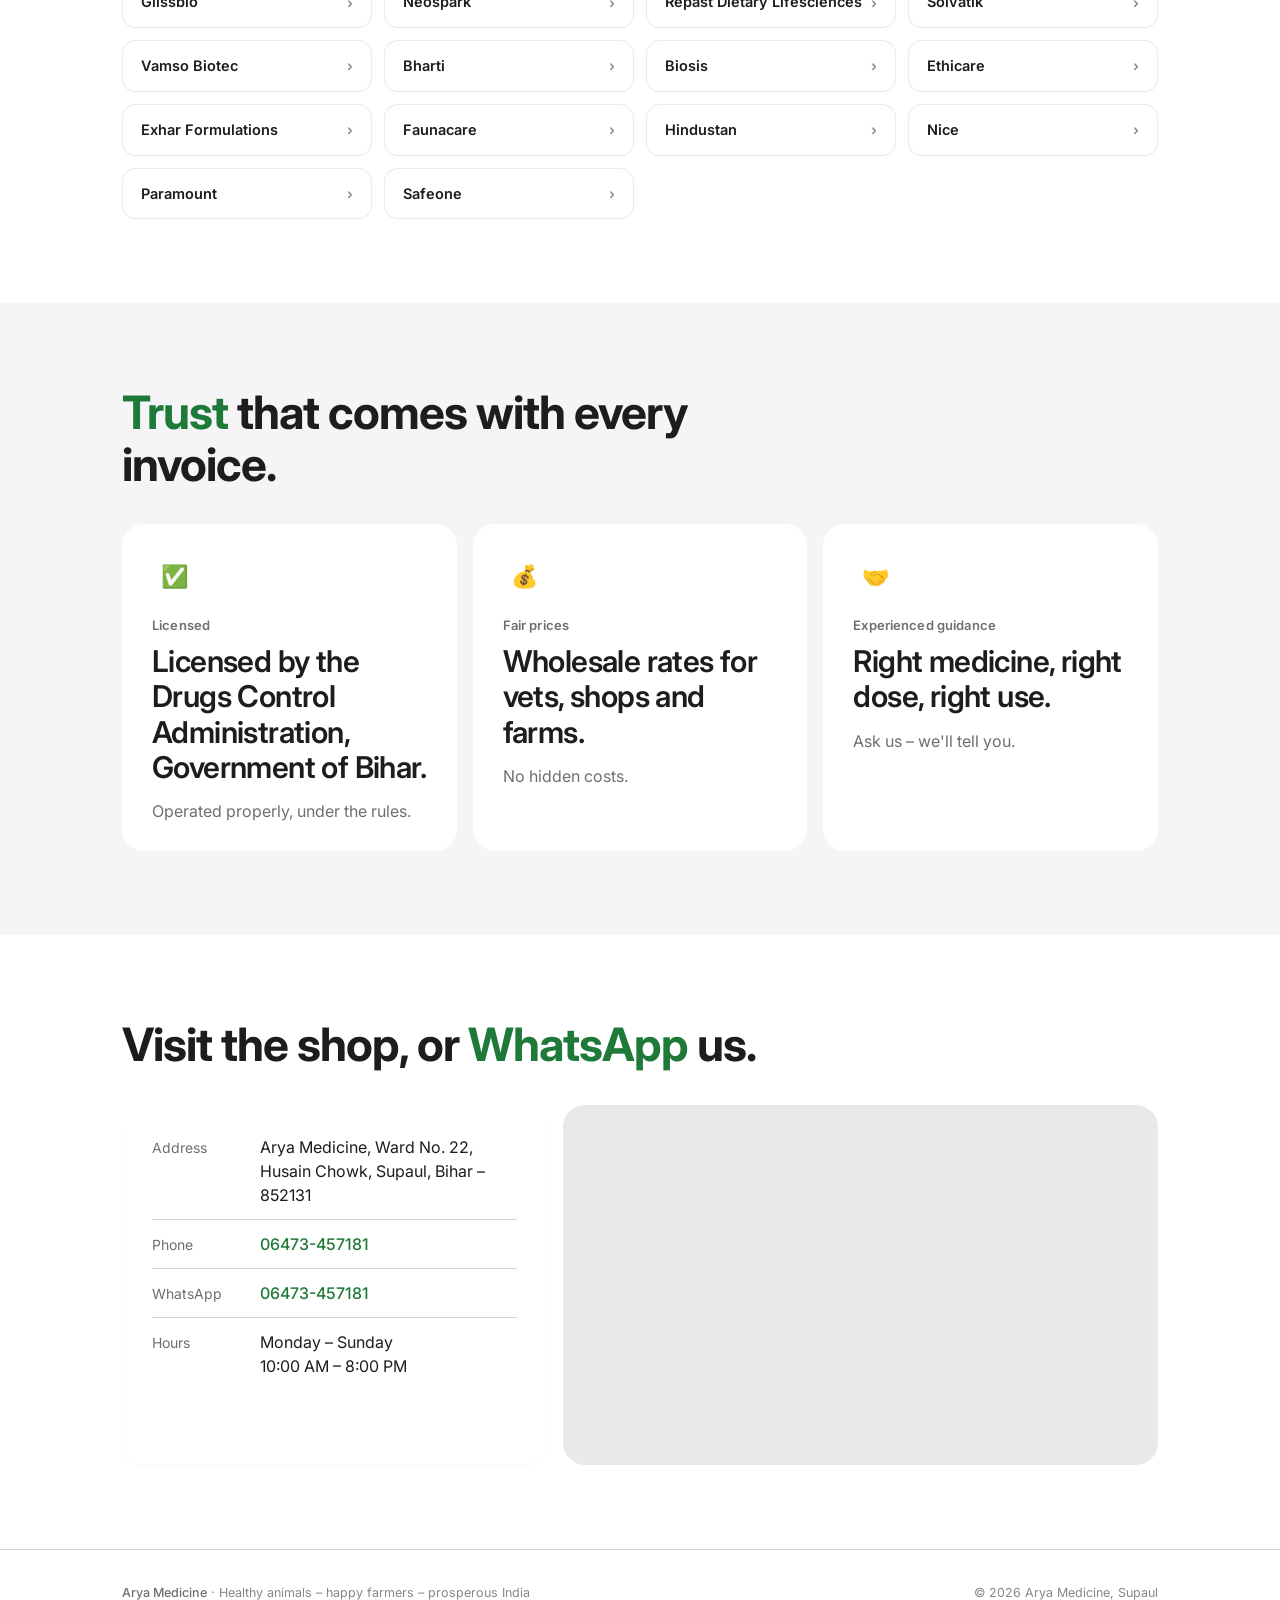
<file: en/index.html>
<!DOCTYPE html>
<html lang="en">
<head>
<meta charset="UTF-8">
<meta name="viewport" content="width=device-width, initial-scale=1">
<title>Arya Medicine – Veterinary Medicine Agency in Supaul, Bihar</title>
<meta name="description" content="Arya Medicine, Husain Chowk, Supaul (Bihar) – licensed wholesale agency for cattle, buffalo, goat, poultry and pet medicines, vaccines, injections, vitamins and supplements. Trusted brands like Intas, Virbac, Mankind, Himalaya, Alembic. Intacef, Albomar, Agrimin, Bandykind in stock.">
<meta name="keywords" content="Arya Medicine, veterinary medicine agency Supaul Bihar, veterinary medicine distributor, Intas veterinary medicine, Virbac Albomar Agrimin Forte, Mankind Bandykind, Himalaya Himax Liv52, cattle medicine agency Bihar, veterinary injections bolus tonic">
<link rel="canonical" href="https://aryamedicine.in/en/">
<link rel="alternate" hreflang="hi" href="https://aryamedicine.in/">
<link rel="alternate" hreflang="en" href="https://aryamedicine.in/en/">
<link rel="alternate" hreflang="x-default" href="https://aryamedicine.in/">
<meta property="og:title" content="Arya Medicine – Veterinary Medicine Agency, Supaul">
<meta property="og:description" content="Licensed veterinary medicine wholesale agency in Supaul, Bihar. Genuine medicines and supplements from 80+ reputed pharmaceutical companies.">
<meta property="og:type" content="website">
<meta property="og:url" content="https://aryamedicine.in/en/">
<meta property="og:locale" content="en_IN">
<meta property="og:image" content="https://aryamedicine.in/assets/cover.png">
<meta property="og:image:width" content="2048">
<meta property="og:image:height" content="1152">
<link rel="preconnect" href="https://fonts.googleapis.com">
<link rel="preconnect" href="https://fonts.gstatic.com" crossorigin>
<link href="https://fonts.googleapis.com/css2?family=Inter:wght@400;500;600;700&family=Noto+Sans+Devanagari:wght@400;500;600;700&display=swap" rel="stylesheet">
<link rel="stylesheet" href="../style.css">
<script type="application/ld+json">
{
  "@context": "https://schema.org",
  "@type": ["WholesaleStore", "MedicalBusiness"],
  "@id": "https://aryamedicine.in/#business",
  "name": "Arya Medicine",
  "alternateName": "आर्या मेडिसिन",
  "description": "Licensed veterinary medicine wholesale agency in Supaul, Bihar. Genuine medicines, vaccines, dewormers, antibiotic injections, bolus and supplements from leading pharmaceutical companies.",
  "url": "https://aryamedicine.in/en/",
  "telephone": "+91-6473-457181",
  "address": {
    "@type": "PostalAddress",
    "streetAddress": "Ward No-22, Husain Chowk",
    "addressLocality": "Supaul",
    "addressRegion": "Bihar",
    "postalCode": "852131",
    "addressCountry": "IN"
  },
  "geo": { "@type": "GeoCoordinates", "latitude": 26.1260, "longitude": 86.6050 },
  "openingHoursSpecification": [{
    "@type": "OpeningHoursSpecification",
    "dayOfWeek": ["Monday","Tuesday","Wednesday","Thursday","Friday","Saturday","Sunday"],
    "opens": "09:00", "closes": "20:00"
  }],
  "areaServed": [
    { "@type": "AdministrativeArea", "name": "Supaul District, Bihar" },
    { "@type": "AdministrativeArea", "name": "Saharsa District, Bihar" },
    { "@type": "AdministrativeArea", "name": "Madhepura District, Bihar" },
    { "@type": "City", "name": "Supaul" }
  ],
  "knowsAbout": [
    "Veterinary medicines wholesale Supaul",
    "Intas Animal Health (Intacef, Melonex, Tribivet, Anistamin)",
    "Virbac Animal Health (Albomar, Agrimin Forte, Ostovet)",
    "Mankind Pharma (Bandykind Plus, Bovikind, Nurokind)",
    "The Himalaya Drug Company (Himax, Liv.52, Digyton, Erina)",
    "Alembic Pharmaceuticals (Moxel, Sharkoferrol, Ascal)",
    "Intervet MSD (Tonophosphan, Berenil)",
    "Veterinary injections, bolus, syrups, vaccines, calcium and feed supplements"
  ],
  "brand": [{"@type": "Brand", "name": "Intas Pharmaceuticals"}, {"@type": "Brand", "name": "Virbac Animal Health"}, {"@type": "Brand", "name": "Mankind Pharma"}, {"@type": "Brand", "name": "The Himalaya Drug Company"}, {"@type": "Brand", "name": "Alembic Pharmaceuticals"}, {"@type": "Brand", "name": "Aliivira Animal Health"}, {"@type": "Brand", "name": "Provimi Animal Nutrition"}, {"@type": "Brand", "name": "Micro Animal Health Care"}, {"@type": "Brand", "name": "Natural Remedies"}, {"@type": "Brand", "name": "Indian Immunologicals"}, {"@type": "Brand", "name": "Intervet (MSD Animal Health)"}, {"@type": "Brand", "name": "Bayer Animal Health"}, {"@type": "Brand", "name": "Boehringer Ingelheim"}, {"@type": "Brand", "name": "Elanco Animal Health"}, {"@type": "Brand", "name": "Ayurvet"}, {"@type": "Brand", "name": "Cadila Healthcare (Zydus)"}, {"@type": "Brand", "name": "Venky's"}, {"@type": "Brand", "name": "Hester Biosciences"}, {"@type": "Brand", "name": "Concept Pharmaceuticals"}, {"@type": "Brand", "name": "Curevet Pharmaceuticals"}, {"@type": "Brand", "name": "Marc India"}, {"@type": "Brand", "name": "Shree Life Care"}, {"@type": "Brand", "name": "Nutrivet"}, {"@type": "Brand", "name": "Rodec Pharmaceuticals"}, {"@type": "Brand", "name": "Arosol Pharmaceuticals"}, {"@type": "Brand", "name": "Karnataka Antibiotics (KAPL)"}, {"@type": "Brand", "name": "Marina Pharmaceuticals"}, {"@type": "Brand", "name": "Acme Therapeutics"}, {"@type": "Brand", "name": "Carus Laboratories"}, {"@type": "Brand", "name": "Polchem Hygiene"}],
  "hasOfferCatalog": {"@type": "OfferCatalog", "name": "Arya Medicine Veterinary Pharmaceutical Catalog", "itemListElement": [{"@type": "OfferCatalog", "name": "Antibiotic & Therapeutic Injections", "itemListElement": [{"@type": "Product", "name": "Intacef (Ceftriaxone)"}, {"@type": "Product", "name": "Intacef Tazo"}, {"@type": "Product", "name": "Melonex Plus Injection"}, {"@type": "Product", "name": "Tribivet"}, {"@type": "Product", "name": "Anistamin"}, {"@type": "Product", "name": "Bactivon Tazo"}, {"@type": "Product", "name": "Albomar Suspension"}, {"@type": "Product", "name": "Agrimin Forte Mineral Mixture"}, {"@type": "Product", "name": "Ostovet Forte"}, {"@type": "Product", "name": "Canitone"}]}, {"@type": "OfferCatalog", "name": "Veterinary Dewormers & Boluses", "itemListElement": [{"@type": "Product", "name": "Vitablend AD3"}, {"@type": "Product", "name": "Bandykind Plus (Albendazole & Ivermectin)"}, {"@type": "Product", "name": "Bovikind Bolus"}, {"@type": "Product", "name": "Nurokind Vet"}, {"@type": "Product", "name": "Moxikind Force"}, {"@type": "Product", "name": "Himax Ointment"}, {"@type": "Product", "name": "Liv.52 Protec Liquid"}, {"@type": "Product", "name": "Digyton Drops"}, {"@type": "Product", "name": "Erina EP Shampoo"}, {"@type": "Product", "name": "Scavon Spray"}]}, {"@type": "OfferCatalog", "name": "Calcium, Feed Supplements & Topicals", "itemListElement": [{"@type": "Product", "name": "Galactin Bolus"}, {"@type": "Product", "name": "Sharkoferrol"}, {"@type": "Product", "name": "Moxel Forte"}, {"@type": "Product", "name": "Ascal FS"}, {"@type": "Product", "name": "Steclin Bolus"}, {"@type": "Product", "name": "Tonophosphan Injection"}, {"@type": "Product", "name": "Berenil"}, {"@type": "Product", "name": "Cerviprost"}, {"@type": "Product", "name": "Bovilis Vaccines"}, {"@type": "Product", "name": "Raksha FMD Vaccine"}, {"@type": "Product", "name": "Citar Dewormer"}, {"@type": "Product", "name": "Calme Gel"}, {"@type": "Product", "name": "Conmectin Injection"}, {"@type": "Product", "name": "Livomarc Syrup"}, {"@type": "Product", "name": "M-Lorex Cream"}, {"@type": "Product", "name": "Marcodex"}, {"@type": "Product", "name": "Marcoflox"}, {"@type": "Product", "name": "Marcogenta"}, {"@type": "Product", "name": "Belamyl"}, {"@type": "Product", "name": "Brotone"}, {"@type": "Product", "name": "Calup Gel"}]}]}
}
</script>
</head>
<body>
<header class="nav"><div class="wrap">
  <a class="brand" href="./"><svg viewBox="0 0 48 48" aria-hidden="true"><path d="M24 3l18 6v13c0 11-8 19-18 23C14 41 6 33 6 22V9z" fill="#1f7a3a"/><path d="M21 14h6v7h7v6h-7v7h-6v-7h-7v-6h7z" fill="#fff"/></svg>Arya Medicine</a>
  <nav class="links"><a href="#products">Products</a><a href="#brands">Companies</a><a href="#about">About</a><a href="#contact">Contact</a></nav>
  <div class="navr"><div class="lang" aria-label="Select language"><a href="../" hreflang="hi" lang="hi">हिंदी</a><span>English</span></div><a class="pill" href="tel:06473457181">📞 <span>Call</span></a></div>
</div></header>

<section class="hero"><div class="wrap">
  <div class="eyebrow"><svg viewBox="0 0 48 48" aria-hidden="true"><path d="M24 3l18 6v13c0 11-8 19-18 23C14 41 6 33 6 22V9z" fill="#1f7a3a"/><path d="M21 14h6v7h7v6h-7v7h-6v-7h-7v-6h7z" fill="#fff"/></svg>Veterinary Medicine Agency · Supaul</div>
  <h1>Healthy animals.<br>Happy farmers.</h1>
  <div class="tiles">
    <div class="tile">🐄<small>Cattle</small></div><div class="tile">🐃<small>Buffalo</small></div><div class="tile">🐐<small>Goat</small></div><div class="tile">🐔<small>Poultry</small></div><div class="tile">🐕<small>Pets</small></div>
  </div>
  <p class="lead"><b>Medicines, vaccines and supplements for every animal</b> – genuine, licensed, from trusted pharmaceutical companies. At Husain Chowk, Supaul. <b>All in one place.</b></p>
  <div class="ctas"><a class="pill lg" href="https://wa.me/916473457181?text=Hello%2C%20I%20need%20information%20about%20veterinary%20medicines">Ask on WhatsApp</a><a class="tlink" href="#brands">View companies</a></div>
</div></section>

<section class="sec alt" id="products"><div class="wrap">
  <div class="shead"><h2>The <em>right medicine</em> for every animal.</h2><a class="pill" href="https://wa.me/916473457181">Ask about stock</a></div>
  <div class="bento">
    <div class="card c8"><div class="k">Vaccines &amp; injections</div><h3>From vaccination to treatment – everything in stock.</h3><p>Vaccines, antibiotic injections, pain and fever medicines, with cold-chain products kept refrigerated.</p><ul><li>Vaccines</li><li>Antibiotics</li><li>Pain &amp; fever</li><li>Injections</li><li>Syringes</li></ul></div>
    <div class="card c4 green"><div class="k">Brands</div><h3>Only genuine medicines from reputed companies.</h3><p>With invoice, sourced directly from authorised distributors.</p><ul><li>Intas</li><li>Virbac</li><li>Mankind</li><li>Himalaya</li><li>Alembic</li><li>Aliivira</li><li>Provimi</li><li>Natural Remedies</li></ul></div>
    <div class="card c12 dark"><div class="k">Who we serve</div><h3>Wholesale supply to veterinary doctors, dairy and poultry farms, gaushalas and medical shops.</h3><p>Across Supaul and nearby districts. Wholesale rates, with proper guidance.</p></div>
    <div class="card c4"><div class="ico">🪱</div><div class="k">Dewormers</div><h3>Medicines for worms, ticks and skin itching.</h3></div>
    <div class="card c4"><div class="ico">🦴</div><div class="k">Calcium &amp; minerals</div><h3>For higher milk yield and stronger bones.</h3></div>
    <div class="card c4"><div class="ico">🧪</div><div class="k">Vitamins &amp; tonics</div><h3>Liver tonics, vitamins and feed supplements.</h3></div>
  </div>
</div></section>

<section class="sec" id="brands"><div class="wrap">
  <div class="shead">
    <div>
      <div class="k">Company &amp; Brand Directory</div>
      <h2>Authorized <em>Pharmaceutical Companies</em></h2>
      <p class="brand-lead">We distribute genuine medicines and supplements from top, recognized veterinary manufacturers:</p>
    </div>
    <a class="pill" href="https://wa.me/916473457181?text=Hello%2C%20I%20would%20like%20to%20inquire%20about%20veterinary%20brands">Inquire Now</a>
  </div>
  <div class="brand-grid">
    <a class="brand-chip" href="https://wa.me/916473457181?text=Hello Arya Medicine, I need information about Intas Pharmaceuticals veterinary medicines." target="_blank" rel="noopener"><span>Intas Pharmaceuticals</span><span class="b-arrow">›</span></a>
    <a class="brand-chip" href="https://wa.me/916473457181?text=Hello Arya Medicine, I need information about Virbac Animal Health veterinary medicines." target="_blank" rel="noopener"><span>Virbac Animal Health</span><span class="b-arrow">›</span></a>
    <a class="brand-chip" href="https://wa.me/916473457181?text=Hello Arya Medicine, I need information about Mankind Pharma veterinary medicines." target="_blank" rel="noopener"><span>Mankind Pharma</span><span class="b-arrow">›</span></a>
    <a class="brand-chip" href="https://wa.me/916473457181?text=Hello Arya Medicine, I need information about The Himalaya Drug Company veterinary medicines." target="_blank" rel="noopener"><span>The Himalaya Drug Company</span><span class="b-arrow">›</span></a>
    <a class="brand-chip" href="https://wa.me/916473457181?text=Hello Arya Medicine, I need information about Alembic Pharmaceuticals veterinary medicines." target="_blank" rel="noopener"><span>Alembic Pharmaceuticals</span><span class="b-arrow">›</span></a>
    <a class="brand-chip" href="https://wa.me/916473457181?text=Hello Arya Medicine, I need information about Aliivira Animal Health veterinary medicines." target="_blank" rel="noopener"><span>Aliivira Animal Health</span><span class="b-arrow">›</span></a>
    <a class="brand-chip" href="https://wa.me/916473457181?text=Hello Arya Medicine, I need information about Provimi Animal Nutrition veterinary medicines." target="_blank" rel="noopener"><span>Provimi Animal Nutrition</span><span class="b-arrow">›</span></a>
    <a class="brand-chip" href="https://wa.me/916473457181?text=Hello Arya Medicine, I need information about Micro Animal Health Care veterinary medicines." target="_blank" rel="noopener"><span>Micro Animal Health Care</span><span class="b-arrow">›</span></a>
    <a class="brand-chip" href="https://wa.me/916473457181?text=Hello Arya Medicine, I need information about Natural Remedies veterinary medicines." target="_blank" rel="noopener"><span>Natural Remedies</span><span class="b-arrow">›</span></a>
    <a class="brand-chip" href="https://wa.me/916473457181?text=Hello Arya Medicine, I need information about Indian Immunologicals veterinary medicines." target="_blank" rel="noopener"><span>Indian Immunologicals</span><span class="b-arrow">›</span></a>
    <a class="brand-chip" href="https://wa.me/916473457181?text=Hello Arya Medicine, I need information about Intervet (MSD Animal Health) veterinary medicines." target="_blank" rel="noopener"><span>Intervet (MSD Animal Health)</span><span class="b-arrow">›</span></a>
    <a class="brand-chip" href="https://wa.me/916473457181?text=Hello Arya Medicine, I need information about Bayer Animal Health veterinary medicines." target="_blank" rel="noopener"><span>Bayer Animal Health</span><span class="b-arrow">›</span></a>
    <a class="brand-chip" href="https://wa.me/916473457181?text=Hello Arya Medicine, I need information about Boehringer Ingelheim veterinary medicines." target="_blank" rel="noopener"><span>Boehringer Ingelheim</span><span class="b-arrow">›</span></a>
    <a class="brand-chip" href="https://wa.me/916473457181?text=Hello Arya Medicine, I need information about Elanco Animal Health veterinary medicines." target="_blank" rel="noopener"><span>Elanco Animal Health</span><span class="b-arrow">›</span></a>
    <a class="brand-chip" href="https://wa.me/916473457181?text=Hello Arya Medicine, I need information about Ayurvet veterinary medicines." target="_blank" rel="noopener"><span>Ayurvet</span><span class="b-arrow">›</span></a>
    <a class="brand-chip" href="https://wa.me/916473457181?text=Hello Arya Medicine, I need information about Cadila Healthcare (Zydus) veterinary medicines." target="_blank" rel="noopener"><span>Cadila Healthcare (Zydus)</span><span class="b-arrow">›</span></a>
    <a class="brand-chip" href="https://wa.me/916473457181?text=Hello Arya Medicine, I need information about Venky&#x27;s veterinary medicines." target="_blank" rel="noopener"><span>Venky&#x27;s</span><span class="b-arrow">›</span></a>
    <a class="brand-chip" href="https://wa.me/916473457181?text=Hello Arya Medicine, I need information about Hester Biosciences veterinary medicines." target="_blank" rel="noopener"><span>Hester Biosciences</span><span class="b-arrow">›</span></a>
    <a class="brand-chip" href="https://wa.me/916473457181?text=Hello Arya Medicine, I need information about Concept Pharmaceuticals veterinary medicines." target="_blank" rel="noopener"><span>Concept Pharmaceuticals</span><span class="b-arrow">›</span></a>
    <a class="brand-chip" href="https://wa.me/916473457181?text=Hello Arya Medicine, I need information about Curevet Pharmaceuticals veterinary medicines." target="_blank" rel="noopener"><span>Curevet Pharmaceuticals</span><span class="b-arrow">›</span></a>
    <a class="brand-chip" href="https://wa.me/916473457181?text=Hello Arya Medicine, I need information about Marc India veterinary medicines." target="_blank" rel="noopener"><span>Marc India</span><span class="b-arrow">›</span></a>
    <a class="brand-chip" href="https://wa.me/916473457181?text=Hello Arya Medicine, I need information about Shree Life Care veterinary medicines." target="_blank" rel="noopener"><span>Shree Life Care</span><span class="b-arrow">›</span></a>
    <a class="brand-chip" href="https://wa.me/916473457181?text=Hello Arya Medicine, I need information about Nutrivet veterinary medicines." target="_blank" rel="noopener"><span>Nutrivet</span><span class="b-arrow">›</span></a>
    <a class="brand-chip" href="https://wa.me/916473457181?text=Hello Arya Medicine, I need information about Rodec Pharmaceuticals veterinary medicines." target="_blank" rel="noopener"><span>Rodec Pharmaceuticals</span><span class="b-arrow">›</span></a>
    <a class="brand-chip" href="https://wa.me/916473457181?text=Hello Arya Medicine, I need information about Arosol Pharmaceuticals veterinary medicines." target="_blank" rel="noopener"><span>Arosol Pharmaceuticals</span><span class="b-arrow">›</span></a>
    <a class="brand-chip" href="https://wa.me/916473457181?text=Hello Arya Medicine, I need information about Karnataka Antibiotics (KAPL) veterinary medicines." target="_blank" rel="noopener"><span>Karnataka Antibiotics (KAPL)</span><span class="b-arrow">›</span></a>
    <a class="brand-chip" href="https://wa.me/916473457181?text=Hello Arya Medicine, I need information about Marina Pharmaceuticals veterinary medicines." target="_blank" rel="noopener"><span>Marina Pharmaceuticals</span><span class="b-arrow">›</span></a>
    <a class="brand-chip" href="https://wa.me/916473457181?text=Hello Arya Medicine, I need information about Acme Therapeutics veterinary medicines." target="_blank" rel="noopener"><span>Acme Therapeutics</span><span class="b-arrow">›</span></a>
    <a class="brand-chip" href="https://wa.me/916473457181?text=Hello Arya Medicine, I need information about Carus Laboratories veterinary medicines." target="_blank" rel="noopener"><span>Carus Laboratories</span><span class="b-arrow">›</span></a>
    <a class="brand-chip" href="https://wa.me/916473457181?text=Hello Arya Medicine, I need information about Polchem Hygiene veterinary medicines." target="_blank" rel="noopener"><span>Polchem Hygiene</span><span class="b-arrow">›</span></a>
    <a class="brand-chip" href="https://wa.me/916473457181?text=Hello Arya Medicine, I need information about Cattle Remedies veterinary medicines." target="_blank" rel="noopener"><span>Cattle Remedies</span><span class="b-arrow">›</span></a>
    <a class="brand-chip" href="https://wa.me/916473457181?text=Hello Arya Medicine, I need information about Vetsfarma veterinary medicines." target="_blank" rel="noopener"><span>Vetsfarma</span><span class="b-arrow">›</span></a>
    <a class="brand-chip" href="https://wa.me/916473457181?text=Hello Arya Medicine, I need information about Indian Herbs veterinary medicines." target="_blank" rel="noopener"><span>Indian Herbs</span><span class="b-arrow">›</span></a>
    <a class="brand-chip" href="https://wa.me/916473457181?text=Hello Arya Medicine, I need information about Tineta Pharma veterinary medicines." target="_blank" rel="noopener"><span>Tineta Pharma</span><span class="b-arrow">›</span></a>
    <a class="brand-chip" href="https://wa.me/916473457181?text=Hello Arya Medicine, I need information about Kepler Vet Mission veterinary medicines." target="_blank" rel="noopener"><span>Kepler Vet Mission</span><span class="b-arrow">›</span></a>
    <a class="brand-chip" href="https://wa.me/916473457181?text=Hello Arya Medicine, I need information about Baidyanath veterinary medicines." target="_blank" rel="noopener"><span>Baidyanath</span><span class="b-arrow">›</span></a>
    <a class="brand-chip" href="https://wa.me/916473457181?text=Hello Arya Medicine, I need information about TTK Healthcare veterinary medicines." target="_blank" rel="noopener"><span>TTK Healthcare</span><span class="b-arrow">›</span></a>
    <a class="brand-chip" href="https://wa.me/916473457181?text=Hello Arya Medicine, I need information about Vetoquinol veterinary medicines." target="_blank" rel="noopener"><span>Vetoquinol</span><span class="b-arrow">›</span></a>
    <a class="brand-chip" href="https://wa.me/916473457181?text=Hello Arya Medicine, I need information about Novartis veterinary medicines." target="_blank" rel="noopener"><span>Novartis</span><span class="b-arrow">›</span></a>
    <a class="brand-chip" href="https://wa.me/916473457181?text=Hello Arya Medicine, I need information about Merial veterinary medicines." target="_blank" rel="noopener"><span>Merial</span><span class="b-arrow">›</span></a>
    <a class="brand-chip" href="https://wa.me/916473457181?text=Hello Arya Medicine, I need information about Vetchem veterinary medicines." target="_blank" rel="noopener"><span>Vetchem</span><span class="b-arrow">›</span></a>
    <a class="brand-chip" href="https://wa.me/916473457181?text=Hello Arya Medicine, I need information about Vetjoy veterinary medicines." target="_blank" rel="noopener"><span>Vetjoy</span><span class="b-arrow">›</span></a>
    <a class="brand-chip" href="https://wa.me/916473457181?text=Hello Arya Medicine, I need information about Karamvet Pharmaceuticals veterinary medicines." target="_blank" rel="noopener"><span>Karamvet Pharmaceuticals</span><span class="b-arrow">›</span></a>
    <a class="brand-chip" href="https://wa.me/916473457181?text=Hello Arya Medicine, I need information about Sushima Pharmaceuticals veterinary medicines." target="_blank" rel="noopener"><span>Sushima Pharmaceuticals</span><span class="b-arrow">›</span></a>
    <a class="brand-chip" href="https://wa.me/916473457181?text=Hello Arya Medicine, I need information about Titanic Pharmaceuticals veterinary medicines." target="_blank" rel="noopener"><span>Titanic Pharmaceuticals</span><span class="b-arrow">›</span></a>
    <a class="brand-chip" href="https://wa.me/916473457181?text=Hello Arya Medicine, I need information about Curebion veterinary medicines." target="_blank" rel="noopener"><span>Curebion</span><span class="b-arrow">›</span></a>
    <a class="brand-chip" href="https://wa.me/916473457181?text=Hello Arya Medicine, I need information about Excellar veterinary medicines." target="_blank" rel="noopener"><span>Excellar</span><span class="b-arrow">›</span></a>
    <a class="brand-chip" href="https://wa.me/916473457181?text=Hello Arya Medicine, I need information about Makams veterinary medicines." target="_blank" rel="noopener"><span>Makams</span><span class="b-arrow">›</span></a>
    <a class="brand-chip" href="https://wa.me/916473457181?text=Hello Arya Medicine, I need information about Agrasen Ayurved Bhawan veterinary medicines." target="_blank" rel="noopener"><span>Agrasen Ayurved Bhawan</span><span class="b-arrow">›</span></a>
    <a class="brand-chip" href="https://wa.me/916473457181?text=Hello Arya Medicine, I need information about Aimil Pharmaceuticals veterinary medicines." target="_blank" rel="noopener"><span>Aimil Pharmaceuticals</span><span class="b-arrow">›</span></a>
    <a class="brand-chip" href="https://wa.me/916473457181?text=Hello Arya Medicine, I need information about Amanta Healthcare veterinary medicines." target="_blank" rel="noopener"><span>Amanta Healthcare</span><span class="b-arrow">›</span></a>
    <a class="brand-chip" href="https://wa.me/916473457181?text=Hello Arya Medicine, I need information about Brihans Laboratories veterinary medicines." target="_blank" rel="noopener"><span>Brihans Laboratories</span><span class="b-arrow">›</span></a>
    <a class="brand-chip" href="https://wa.me/916473457181?text=Hello Arya Medicine, I need information about Glissbio veterinary medicines." target="_blank" rel="noopener"><span>Glissbio</span><span class="b-arrow">›</span></a>
    <a class="brand-chip" href="https://wa.me/916473457181?text=Hello Arya Medicine, I need information about Neospark veterinary medicines." target="_blank" rel="noopener"><span>Neospark</span><span class="b-arrow">›</span></a>
    <a class="brand-chip" href="https://wa.me/916473457181?text=Hello Arya Medicine, I need information about Repast Dietary Lifesciences veterinary medicines." target="_blank" rel="noopener"><span>Repast Dietary Lifesciences</span><span class="b-arrow">›</span></a>
    <a class="brand-chip" href="https://wa.me/916473457181?text=Hello Arya Medicine, I need information about Solvatik veterinary medicines." target="_blank" rel="noopener"><span>Solvatik</span><span class="b-arrow">›</span></a>
    <a class="brand-chip" href="https://wa.me/916473457181?text=Hello Arya Medicine, I need information about Vamso Biotec veterinary medicines." target="_blank" rel="noopener"><span>Vamso Biotec</span><span class="b-arrow">›</span></a>
    <a class="brand-chip" href="https://wa.me/916473457181?text=Hello Arya Medicine, I need information about Bharti veterinary medicines." target="_blank" rel="noopener"><span>Bharti</span><span class="b-arrow">›</span></a>
    <a class="brand-chip" href="https://wa.me/916473457181?text=Hello Arya Medicine, I need information about Biosis veterinary medicines." target="_blank" rel="noopener"><span>Biosis</span><span class="b-arrow">›</span></a>
    <a class="brand-chip" href="https://wa.me/916473457181?text=Hello Arya Medicine, I need information about Ethicare veterinary medicines." target="_blank" rel="noopener"><span>Ethicare</span><span class="b-arrow">›</span></a>
    <a class="brand-chip" href="https://wa.me/916473457181?text=Hello Arya Medicine, I need information about Exhar Formulations veterinary medicines." target="_blank" rel="noopener"><span>Exhar Formulations</span><span class="b-arrow">›</span></a>
    <a class="brand-chip" href="https://wa.me/916473457181?text=Hello Arya Medicine, I need information about Faunacare veterinary medicines." target="_blank" rel="noopener"><span>Faunacare</span><span class="b-arrow">›</span></a>
    <a class="brand-chip" href="https://wa.me/916473457181?text=Hello Arya Medicine, I need information about Hindustan veterinary medicines." target="_blank" rel="noopener"><span>Hindustan</span><span class="b-arrow">›</span></a>
    <a class="brand-chip" href="https://wa.me/916473457181?text=Hello Arya Medicine, I need information about Nice veterinary medicines." target="_blank" rel="noopener"><span>Nice</span><span class="b-arrow">›</span></a>
    <a class="brand-chip" href="https://wa.me/916473457181?text=Hello Arya Medicine, I need information about Paramount veterinary medicines." target="_blank" rel="noopener"><span>Paramount</span><span class="b-arrow">›</span></a>
    <a class="brand-chip" href="https://wa.me/916473457181?text=Hello Arya Medicine, I need information about Safeone veterinary medicines." target="_blank" rel="noopener"><span>Safeone</span><span class="b-arrow">›</span></a>
  </div>
</div></section>

<section class="sec alt" id="about"><div class="wrap">
  <div class="shead"><h2><em>Trust</em> that comes with every invoice.</h2></div>
  <div class="grid3">
    <div class="card"><div class="ico">✅</div><div class="k">Licensed</div><h3>Licensed by the Drugs Control Administration, Government of Bihar.</h3><p>Operated properly, under the rules.</p></div>
    <div class="card"><div class="ico">💰</div><div class="k">Fair prices</div><h3>Wholesale rates for vets, shops and farms.</h3><p>No hidden costs.</p></div>
    <div class="card"><div class="ico">🤝</div><div class="k">Experienced guidance</div><h3>Right medicine, right dose, right use.</h3><p>Ask us – we'll tell you.</p></div>
  </div>
</div></section>

<section class="sec" id="contact"><div class="wrap">
  <div class="shead"><h2>Visit the shop, or <em>WhatsApp</em> us.</h2></div>
  <div class="contact">
    <div class="card"><dl>
      <div><dt>Address</dt><dd>Arya Medicine, Ward No. 22, Husain Chowk, Supaul, Bihar – 852131</dd></div>
      <div><dt>Phone</dt><dd><a href="tel:06473457181">06473-457181</a></dd></div>
      <div><dt>WhatsApp</dt><dd><a href="https://wa.me/916473457181">06473-457181</a></dd></div>
      <div><dt>Hours</dt><dd>Monday – Sunday<br>10:00 AM – 8:00 PM</dd></div>
    </dl></div>
    <iframe class="map" loading="lazy" title="Map of Arya Medicine" referrerpolicy="no-referrer-when-downgrade" src="https://www.google.com/maps?q=Arya+Medicine,+Husain+Chowk,+Supaul,+Bihar+852131&output=embed"></iframe>
  </div>
</div></section>

<footer><div class="wrap"><div><b>Arya Medicine</b> · Healthy animals – happy farmers – prosperous India</div><div>© <span id="y"></span> Arya Medicine, Supaul</div></div></footer>
<a class="wa" href="https://wa.me/916473457181" aria-label="Message on WhatsApp"><svg viewBox="0 0 24 24"><path d="M12 2a10 10 0 0 0-8.6 15.1L2 22l5-1.3A10 10 0 1 0 12 2zm0 18.2a8.2 8.2 0 0 1-4.2-1.2l-.3-.2-3 .8.8-2.9-.2-.3A8.2 8.2 0 1 1 12 20.2zm4.5-6.1c-.2-.1-1.5-.7-1.7-.8s-.4-.1-.6.1-.6.8-.8 1-.3.2-.5.1a6.7 6.7 0 0 1-3.3-2.9c-.3-.4.3-.4.7-1.3.1-.2 0-.3 0-.4l-.8-1.8c-.2-.5-.4-.4-.6-.4h-.5a1 1 0 0 0-.7.3 3 3 0 0 0-.9 2.2 5.2 5.2 0 0 0 1.1 2.8 12 12 0 0 0 4.6 4.1c1.7.7 2.4.8 3.2.7a2.8 2.8 0 0 0 1.8-1.3 2.2 2.2 0 0 0 .2-1.3c-.1-.1-.3-.2-.5-.3z"/></svg></a>
<script>document.getElementById('y').textContent=new Date().getFullYear()</script>
</body>
</html>
</file>
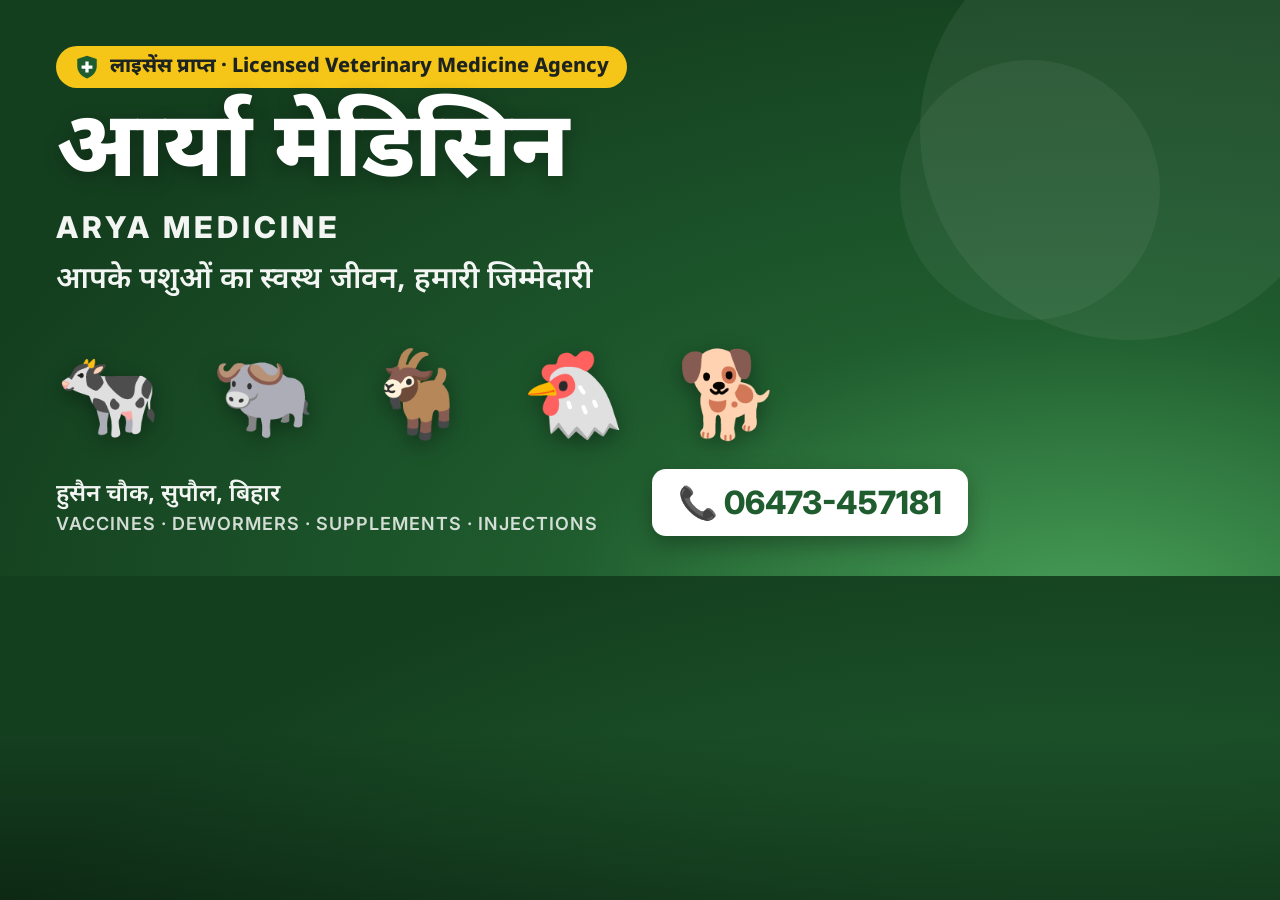
<file: assets/cover.html>
<!DOCTYPE html><html lang="hi"><head><meta charset="utf-8">
<link href="https://fonts.googleapis.com/css2?family=Noto+Sans+Devanagari:wght@600;800&family=Inter:wght@600;800&display=swap" rel="stylesheet">
<style>
*{margin:0;padding:0;box-sizing:border-box}
body{width:1024px;height:576px;overflow:hidden;font-family:"Noto Sans Devanagari","Inter",sans-serif;color:#fff;
 background:radial-gradient(1200px 700px at 85% 110%,#4aa35a 0%,#1f5c2e 45%,#143f1f 100%)}
.field{position:absolute;left:0;right:0;bottom:0;height:170px;background:linear-gradient(180deg,rgba(0,0,0,0) 0%,rgba(0,0,0,.35) 100%)}
.leaf{position:absolute;right:-60px;top:-80px;width:420px;height:420px;border-radius:50%;background:rgba(255,255,255,.06)}
.leaf2{position:absolute;right:120px;top:60px;width:260px;height:260px;border-radius:50%;background:rgba(255,255,255,.05)}
.wrap{position:relative;z-index:2;padding:46px 56px;height:100%}
.badge{display:inline-flex;align-items:center;gap:10px;background:#f5c518;color:#1d241f;font-weight:800;font-size:20px;padding:8px 18px;border-radius:30px}
.badge svg{width:26px;height:26px}
h1{font-size:92px;line-height:1.05;font-weight:800;margin-top:18px;letter-spacing:-1px;text-shadow:0 4px 18px rgba(0,0,0,.3)}
h2{font-family:"Inter",sans-serif;font-size:30px;font-weight:800;letter-spacing:4px;margin-top:6px;opacity:.95}
.tag{font-size:30px;font-weight:600;margin-top:16px;opacity:.95}
.animals{position:absolute;left:56px;top:345px;font-size:84px;letter-spacing:14px;filter:drop-shadow(0 6px 10px rgba(0,0,0,.35))}
.bottom{position:absolute;left:56px;right:56px;bottom:40px;display:flex;justify-content:space-between;align-items:flex-end}
.addr{font-size:24px;font-weight:600;opacity:.95;line-height:1.35}
.addr small{display:block;font-family:"Inter",sans-serif;font-size:18px;font-weight:600;opacity:.85;letter-spacing:1px}
.phone{background:#fff;color:#1f5c2e;font-family:"Inter",sans-serif;font-weight:800;font-size:32px;padding:14px 26px;border-radius:14px;box-shadow:0 8px 22px rgba(0,0,0,.3)}
</style></head><body>
<div class="leaf"></div><div class="leaf2"></div><div class="field"></div>
<div class="wrap">
  <span class="badge"><svg viewBox="0 0 48 48"><path d="M24 3l18 6v13c0 11-8 19-18 23C14 41 6 33 6 22V9z" fill="#1f5c2e"/><path d="M21 14h6v7h7v6h-7v7h-6v-7h-7v-6h7z" fill="#fff"/></svg>लाइसेंस प्राप्त · Licensed Veterinary Medicine Agency</span>
  <h1>आर्या मेडिसिन</h1>
  <h2>ARYA MEDICINE</h2>
  <div class="tag">आपके पशुओं का स्वस्थ जीवन, हमारी जिम्मेदारी</div>
  <div class="animals">🐄 🐃 🐐 🐔 🐕</div>
  <div class="bottom">
    <div class="addr">हुसैन चौक, सुपौल, बिहार<small>VACCINES · DEWORMERS · SUPPLEMENTS · INJECTIONS</small></div>
    <div class="phone">📞 06473-457181</div>
  </div>
</div>
</body></html>
</file>
<file: style.css>
/* Arya Medicine — minimal design system (Apple Business-inspired) */
:root{
  --ink:#1d1d1f;--ink2:#6e6e73;--ink3:#86868b;
  --bg:#fff;--bg2:#f5f5f7;--line:#d2d2d7;
  --green:#1f7a3a;--green-dk:#155a2a;--green-bg:#2c8a47;
  --r:22px;--r-sm:14px;--max:1080px;
  --font:"Inter","Noto Sans Devanagari",-apple-system,BlinkMacSystemFont,"SF Pro Text","Segoe UI",Roboto,Helvetica,Arial,sans-serif;
}
*{box-sizing:border-box;margin:0;padding:0}
html{scroll-behavior:smooth;-webkit-text-size-adjust:100%}
body{font-family:var(--font);color:var(--ink);background:var(--bg);line-height:1.5;font-size:17px;-webkit-font-smoothing:antialiased}
a{color:inherit;text-decoration:none}
img{max-width:100%;display:block}
.wrap{max-width:var(--max);margin:0 auto;padding:0 22px}
/* header */
.nav{position:sticky;top:0;z-index:20;height:52px;background:rgba(255,255,255,.72);backdrop-filter:saturate(180%) blur(20px);-webkit-backdrop-filter:saturate(180%) blur(20px);border-bottom:1px solid rgba(0,0,0,.08)}
.nav .wrap{height:100%;display:flex;align-items:center;justify-content:space-between;gap:16px}
.brand{display:flex;align-items:center;gap:9px;font-weight:600;font-size:17px;letter-spacing:-.01em}
.brand svg{width:22px;height:22px}
.links{display:flex;gap:26px;font-size:13px;color:var(--ink);opacity:.85}
.links a:hover{color:var(--green)}
.navr{display:flex;align-items:center;gap:14px}
.pill{display:inline-flex;align-items:center;gap:7px;background:var(--green);color:#fff;border-radius:980px;padding:7px 14px;font-size:13px;font-weight:500;white-space:nowrap}
.pill:hover{background:var(--green-dk)}
.pill.lg{padding:12px 22px;font-size:16px}
.pill.ghost{background:transparent;color:var(--green);border:1px solid var(--green)}
.pill.ghost:hover{background:var(--green);color:#fff}
.lang{display:inline-flex;border:1px solid var(--line);border-radius:980px;overflow:hidden;font-size:12px;font-weight:500}
.lang a,.lang span{padding:5px 10px}
.lang span{background:var(--ink);color:#fff}
/* hero */
.hero{position:relative;text-align:center;padding:78px 0 84px;overflow:hidden}
.hero::before{content:"";position:absolute;inset:-40% -20% auto;height:140%;background:radial-gradient(60% 55% at 50% 45%,rgba(44,138,71,.14) 0%,rgba(44,138,71,.05) 45%,rgba(255,255,255,0) 70%);pointer-events:none}
.hero>*{position:relative}
.eyebrow{display:inline-flex;align-items:center;gap:8px;font-weight:600;font-size:21px;letter-spacing:-.01em;margin-bottom:14px}
.eyebrow svg{width:24px;height:24px}
h1{font-size:clamp(38px,6.4vw,64px);font-weight:700;letter-spacing:-.025em;line-height:1.08;max-width:820px;margin:0 auto 34px}
.tiles{display:flex;justify-content:center;gap:14px;flex-wrap:wrap;margin-bottom:32px}
.tile{width:84px;height:84px;border-radius:20px;background:#fff;box-shadow:0 2px 10px rgba(0,0,0,.08),0 12px 28px rgba(0,0,0,.06);display:flex;flex-direction:column;align-items:center;justify-content:center;gap:2px;font-size:38px;line-height:1}
.tile small{font-size:11px;font-weight:600;color:var(--ink2);letter-spacing:0}
.lead{max-width:640px;margin:0 auto 30px;font-size:19px;color:var(--ink2);line-height:1.45}
.lead b{color:var(--ink);font-weight:600}
.ctas{display:flex;gap:16px;justify-content:center;align-items:center;flex-wrap:wrap}
.tlink{color:var(--green);font-size:16px;font-weight:500}
.tlink::after{content:" ›"}
/* sections */
.sec{padding:84px 0}
.sec.alt{background:var(--bg2)}
.shead{display:flex;justify-content:space-between;align-items:flex-end;gap:24px;margin-bottom:34px}
h2{font-size:clamp(30px,4.6vw,46px);font-weight:700;letter-spacing:-.022em;line-height:1.12;max-width:720px}
h2 em{font-style:normal;color:var(--green)}
.bento{display:grid;gap:16px;grid-template-columns:repeat(12,1fr)}
.card{background:#fff;border-radius:var(--r);padding:30px 30px 28px;min-height:250px;display:flex;flex-direction:column;box-shadow:0 1px 2px rgba(0,0,0,.03)}
.alt .card{box-shadow:none}
.card .k{font-size:13px;font-weight:600;color:var(--ink2);margin-bottom:8px;letter-spacing:.01em}
.card h3{font-size:clamp(22px,2.6vw,30px);font-weight:600;letter-spacing:-.02em;line-height:1.18;margin-bottom:14px}
.card p,.card li{color:var(--ink2);font-size:16px}
.card ul{list-style:none;margin-top:auto;display:flex;flex-wrap:wrap;gap:8px}
.card li{background:var(--bg2);border-radius:980px;padding:6px 12px;font-size:14px;color:var(--ink)}
.c8{grid-column:span 8}.c4{grid-column:span 4}.c6{grid-column:span 6}.c12{grid-column:span 12}
.card.green{background:var(--green-bg);color:#fff}.card.green .k,.card.green p{color:rgba(255,255,255,.82)}.card.green li{background:rgba(255,255,255,.16);color:#fff}
.card.dark{background:var(--ink);color:#fff;min-height:300px;justify-content:flex-end}.card.dark .k,.card.dark p{color:rgba(255,255,255,.72)}
.card.dark h3{font-size:clamp(26px,3.4vw,38px);max-width:680px}
.grid3{display:grid;gap:16px;grid-template-columns:repeat(3,1fr)}
.ico{width:44px;height:44px;border-radius:12px;background:var(--bg2);display:flex;align-items:center;justify-content:center;font-size:22px;margin-bottom:18px}
.alt .ico{background:#fff}

/* Brands Showcase Grid */
.brand-lead{color:var(--ink2);font-size:16px;max-width:680px;margin-top:6px}
.brand-grid{display:grid;grid-template-columns:repeat(auto-fill,minmax(220px,1fr));gap:12px;margin-top:28px}
.brand-chip{background:#fff;border:1px solid rgba(0,0,0,.08);border-radius:14px;padding:14px 18px;display:flex;align-items:center;justify-content:space-between;gap:8px;font-weight:600;font-size:14.5px;color:var(--ink);text-decoration:none;transition:all .18s ease;box-shadow:0 1px 2px rgba(0,0,0,.02)}
.brand-chip:hover{border-color:var(--green);box-shadow:0 4px 14px rgba(31,122,58,.1);transform:translateY(-1px);color:var(--green)}
.brand-chip .b-arrow{color:var(--ink3);font-size:14px;transition:transform .18s ease}
.brand-chip:hover .b-arrow{transform:translateX(3px);color:var(--green)}

/* contact */
.contact{display:grid;grid-template-columns:5fr 7fr;gap:16px}
.contact .card{min-height:0}
.contact dl div{display:grid;grid-template-columns:96px 1fr;gap:12px;padding:12px 0;border-top:1px solid var(--line);font-size:16px}
.contact dl div:first-child{border-top:0;padding-top:0}
.contact dt{color:var(--ink2);font-size:14px;padding-top:2px}
.contact dd a{color:var(--green);font-weight:500}
.map{border:0;width:100%;height:100%;min-height:360px;border-radius:var(--r);background:#e9e9ec;display:block}
/* footer */
footer{padding:34px 0 44px;border-top:1px solid var(--line);color:var(--ink3);font-size:12.5px}
footer .wrap{display:flex;justify-content:space-between;gap:16px;flex-wrap:wrap}
footer b{color:var(--ink2);font-weight:500}
/* floating whatsapp */
.wa{position:fixed;right:18px;bottom:18px;width:54px;height:54px;border-radius:50%;background:#25d366;display:flex;align-items:center;justify-content:center;box-shadow:0 8px 24px rgba(0,0,0,.18);z-index:30}
.wa svg{width:30px;height:30px;fill:#fff}

@media(max-width:900px){.c8,.c4,.c6{grid-column:span 12}.grid3{grid-template-columns:1fr}.contact{grid-template-columns:1fr}.links{display:none}.brand-grid{grid-template-columns:repeat(auto-fill,minmax(180px,1fr))}}
@media(max-width:600px){.hero{padding:56px 0 64px}.tiles{gap:10px}.tile{width:60px;height:60px;border-radius:15px;font-size:28px}.tile small{display:none}.card{min-height:0}.card.dark{min-height:0}.sec{padding:60px 0}.card{padding:24px}.shead{flex-direction:column;align-items:flex-start}.nav .pill span{display:none}.nav .pill{padding:7px 10px}.brand-grid{grid-template-columns:1fr}}
</file>
